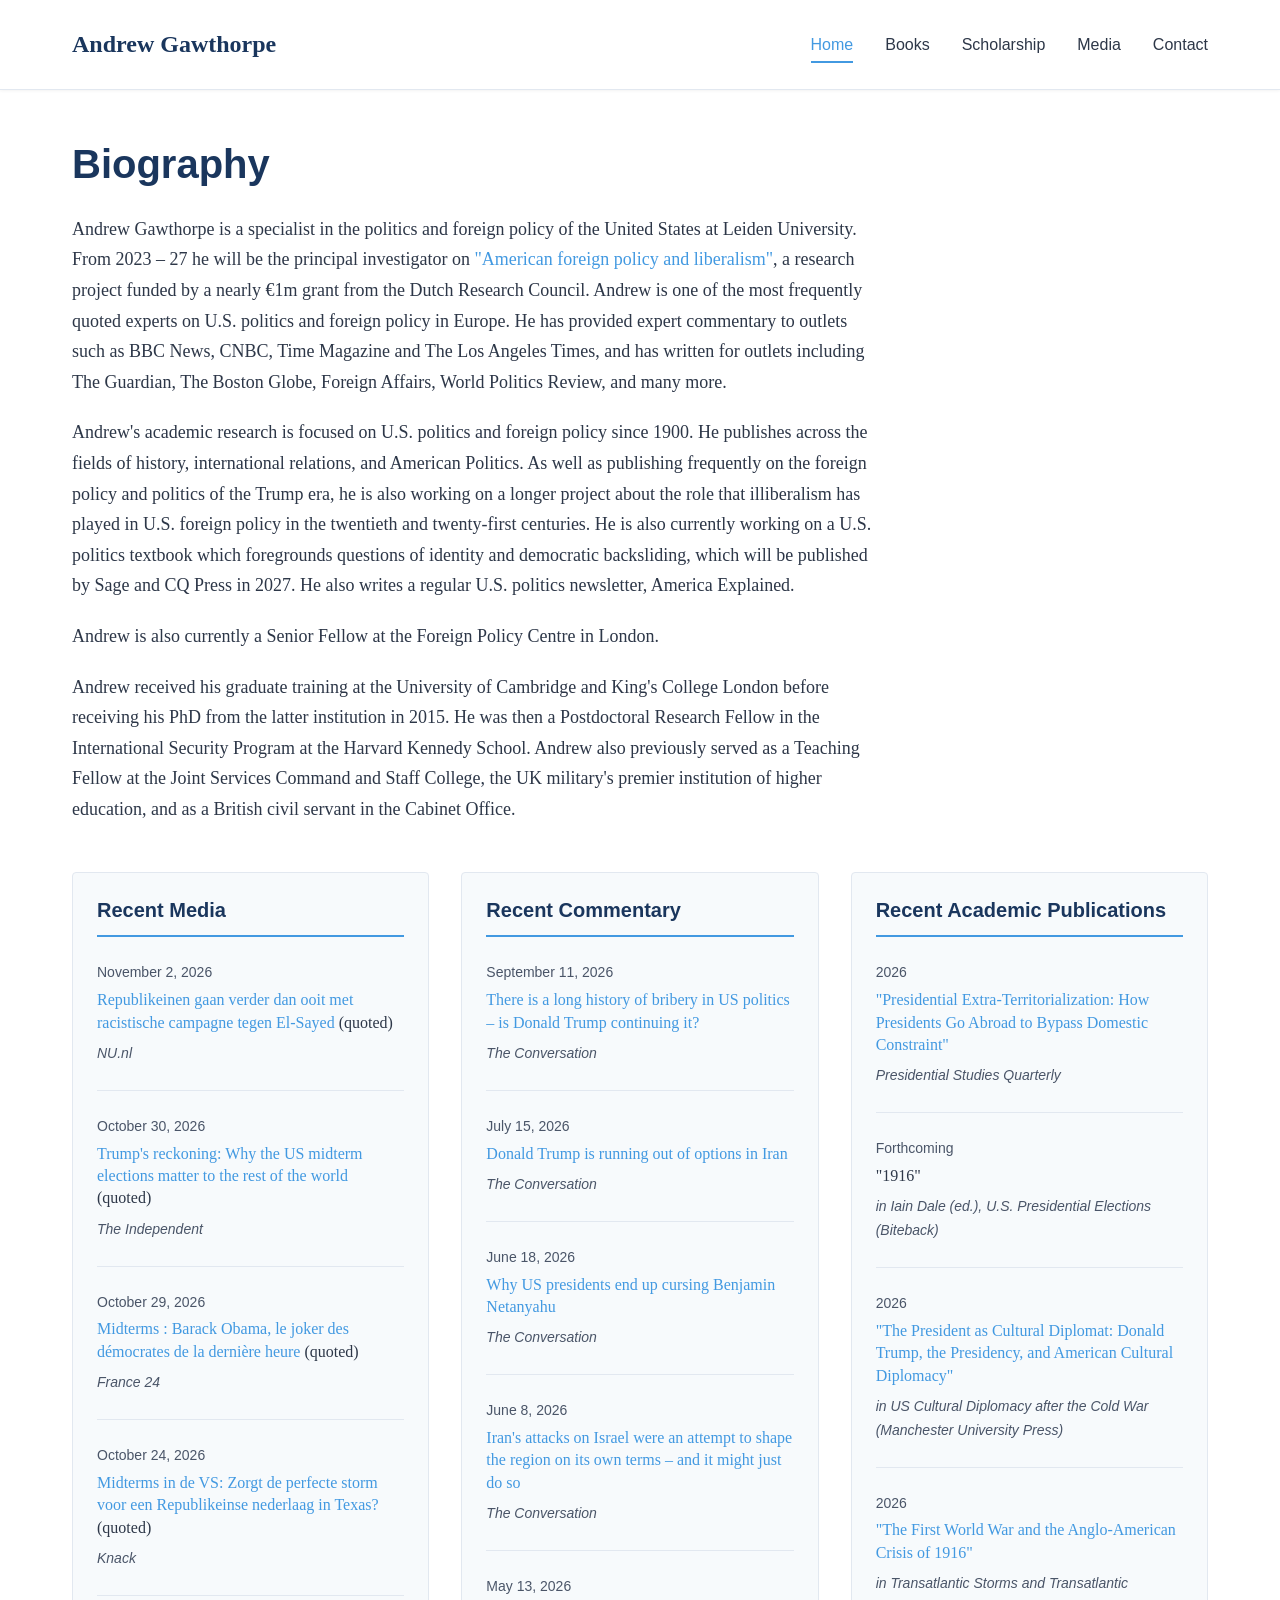
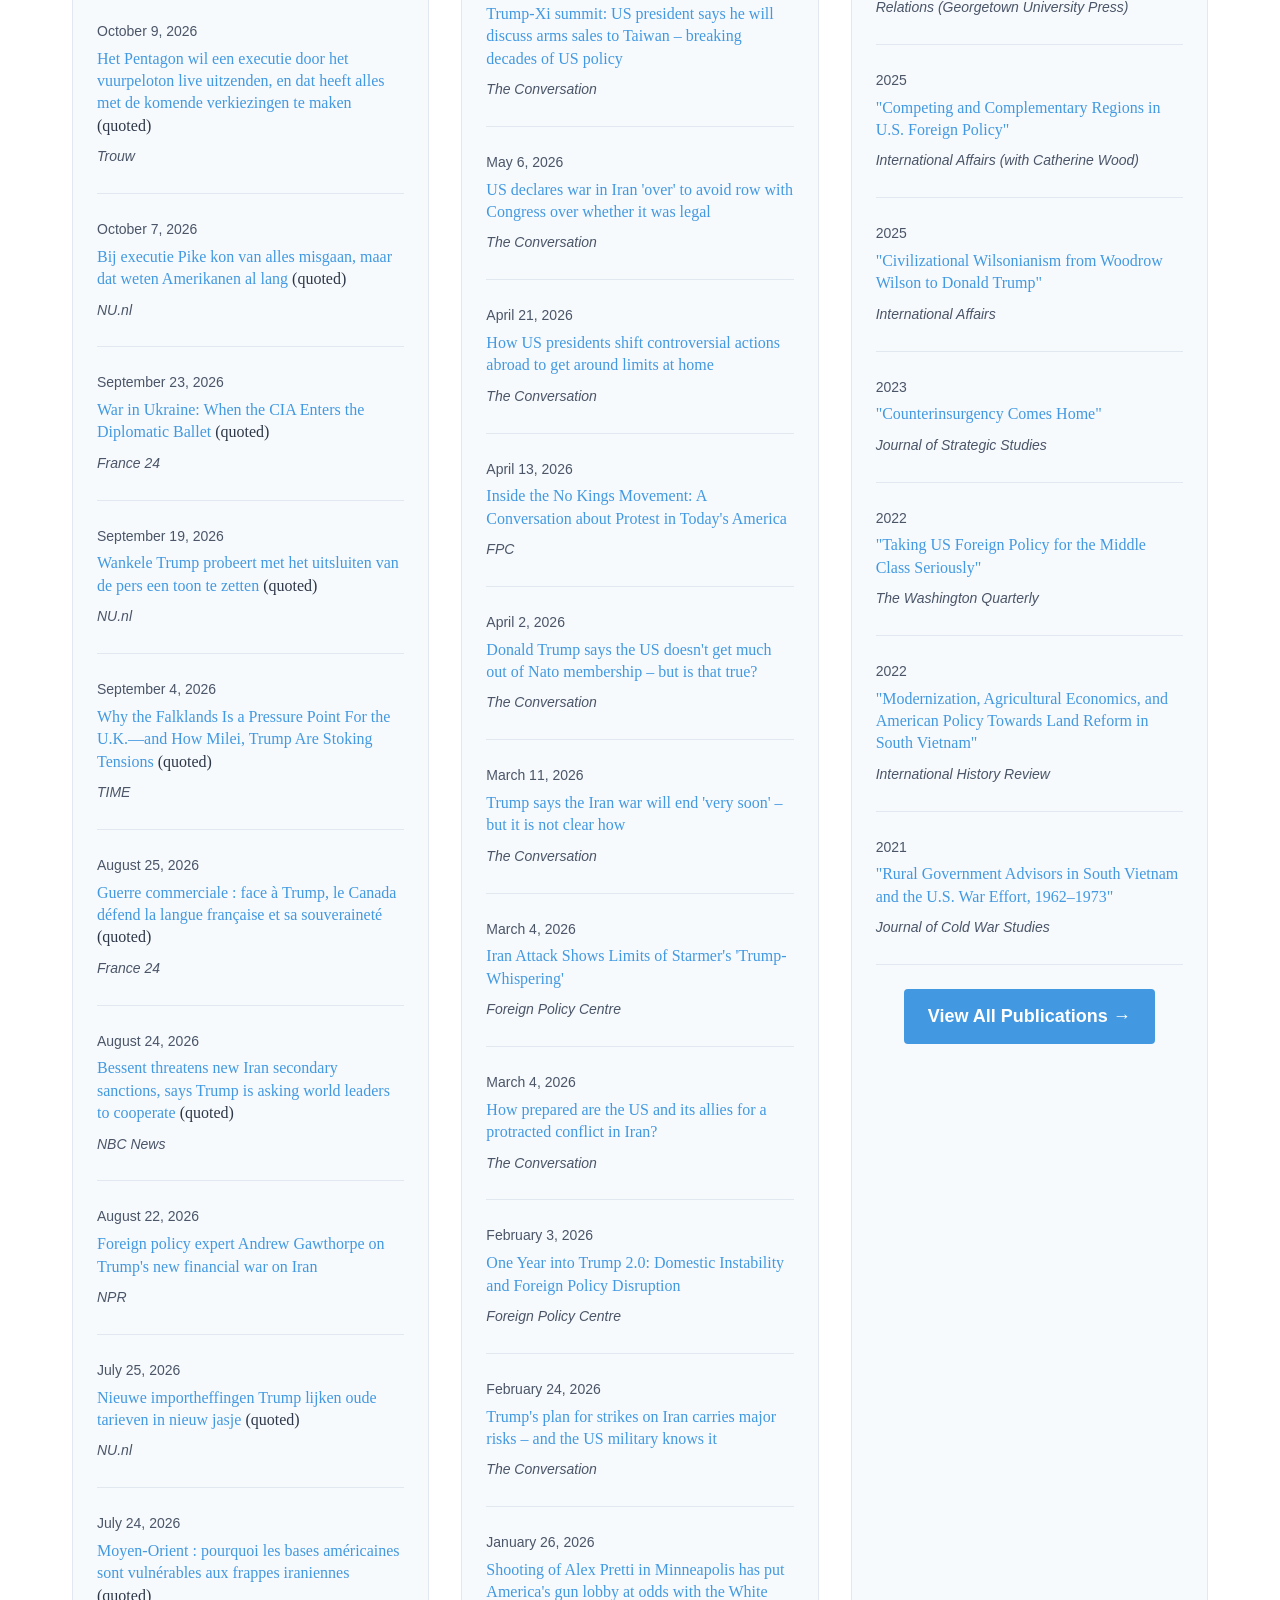
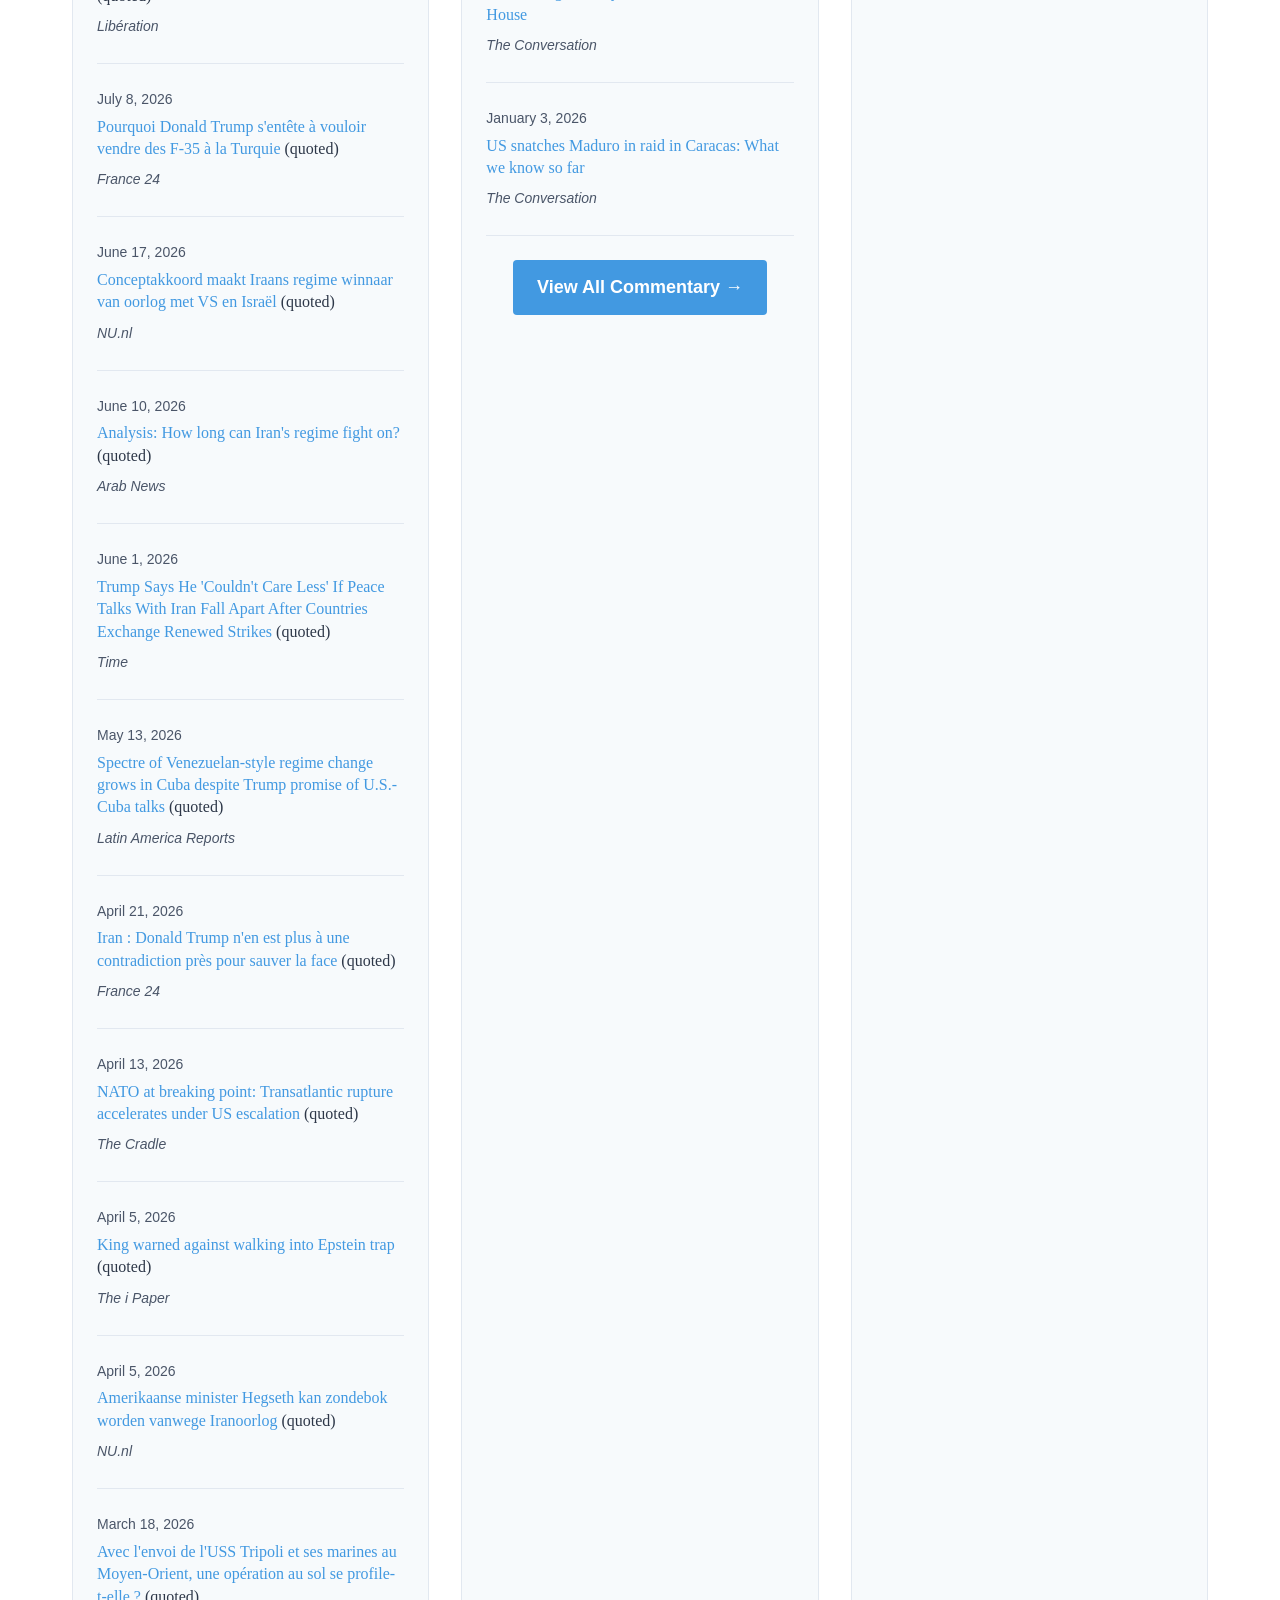
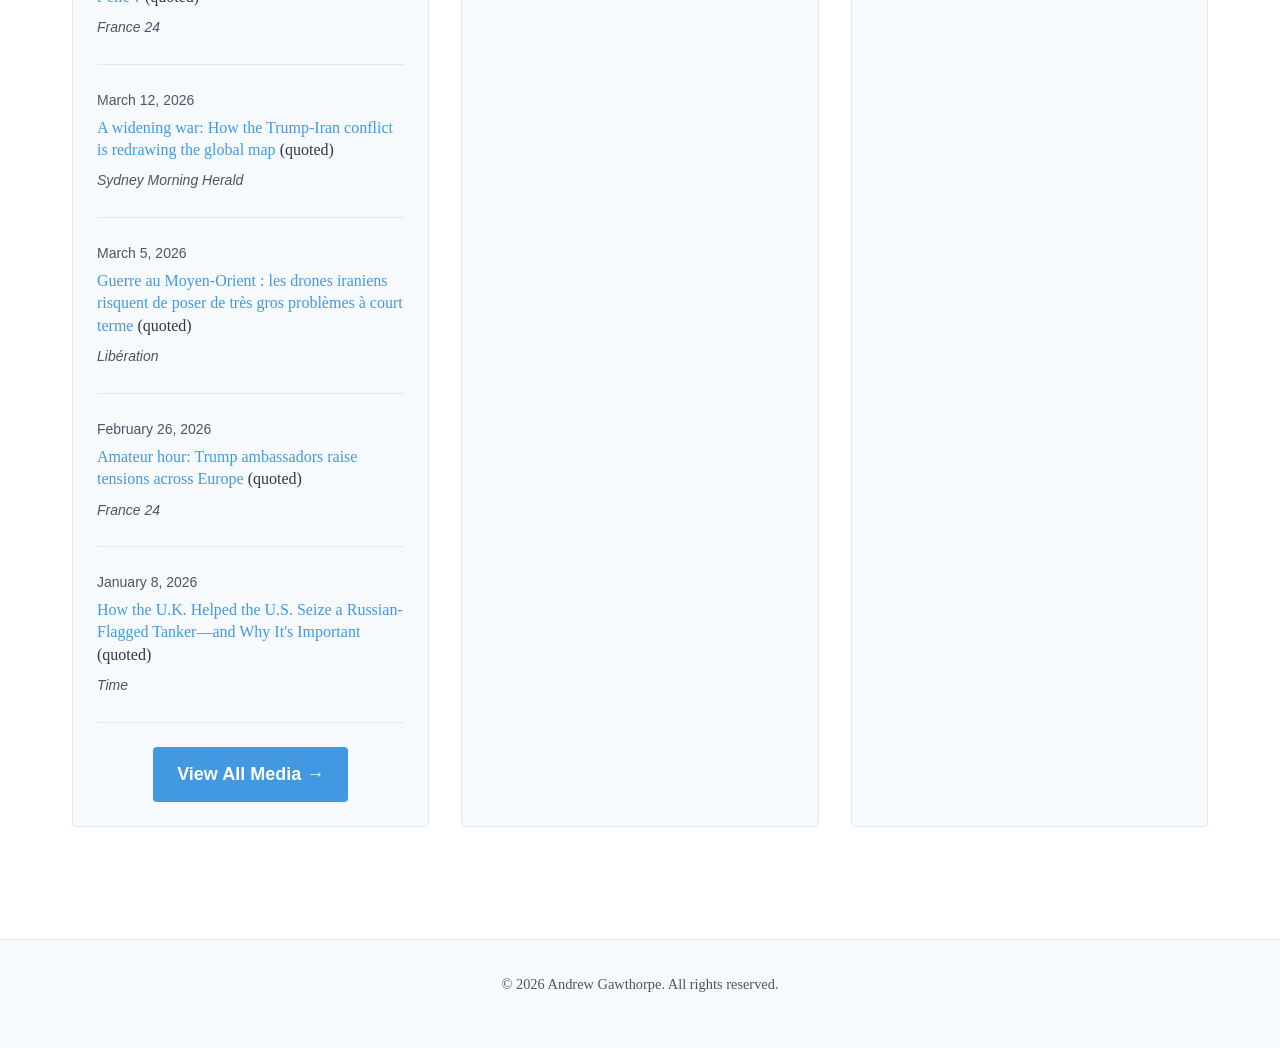
<file: index.html>
<!DOCTYPE html>
<html lang="en">
<head>
    <meta charset="UTF-8">
    <meta name="viewport" content="width=device-width, initial-scale=1.0">
    <title>Andrew Gawthorpe - Leiden University</title>
    <link rel="stylesheet" href="css/style.css">
</head>
<body>
    <header>
        <div class="header-container">
            <a href="index.html" class="site-title">Andrew Gawthorpe</a>
            <nav>
                <ul>
                    <li><a href="index.html" class="active">Home</a></li>
                    <li><a href="books.html">Books</a></li>
                    <li><a href="scholarship.html">Scholarship</a></li>
                    <li><a href="media.html">Media</a></li>
                    <li><a href="contact.html">Contact</a></li>
                </ul>
            </nav>
        </div>
    </header>

    <main>
        <div class="bio-section">
            <h1>Biography</h1>

            <p>Andrew Gawthorpe is a specialist in the politics and foreign policy of the United States at Leiden University. From 2023 – 27 he will be the principal investigator on <a href="https://uslib.org" target="_blank">"American foreign policy and liberalism"</a>, a research project funded by a nearly €1m grant from the Dutch Research Council. Andrew is one of the most frequently quoted experts on U.S. politics and foreign policy in Europe. He has provided expert commentary to outlets such as BBC News, CNBC, Time Magazine and The Los Angeles Times, and has written for outlets including The Guardian, The Boston Globe, Foreign Affairs, World Politics Review, and many more.</p>

            <p>Andrew's academic research is focused on U.S. politics and foreign policy since 1900. He publishes across the fields of history, international relations, and American Politics. As well as publishing frequently on the foreign policy and politics of the Trump era, he is also working on a longer project about the role that illiberalism has played in U.S. foreign policy in the twentieth and twenty-first centuries. He is also currently working on a U.S. politics textbook which foregrounds questions of identity and democratic backsliding, which will be published by Sage and CQ Press in 2027. He also writes a regular U.S. politics newsletter, America Explained.</p>

            <p>Andrew is also currently a Senior Fellow at the Foreign Policy Centre in London.</p>

            <p>Andrew received his graduate training at the University of Cambridge and King's College London before receiving his PhD from the latter institution in 2015. He was then a Postdoctoral Research Fellow in the International Security Program at the Harvard Kennedy School. Andrew also previously served as a Teaching Fellow at the Joint Services Command and Staff College, the UK military's premier institution of higher education, and as a British civil servant in the Cabinet Office.</p>
        </div>

        <div class="home-feeds">
            <div class="feed-column">
                <h2>Recent Media</h2>
                <div class="feed-item">
                    <div class="feed-item-date">November 2, 2026</div>
                    <div class="feed-item-title"><a href="https://www.nu.nl/verkiezingen-vs/6415230/republikeinen-gaan-verder-dan-ooit-met-racistische-campagne-tegen-el-sayed.html" target="_blank">Republikeinen gaan verder dan ooit met racistische campagne tegen El-Sayed</a> (quoted)</div>
                    <div class="feed-item-outlet">NU.nl</div>
                </div>
                <div class="feed-item">
                    <div class="feed-item-date">October 30, 2026</div>
                    <div class="feed-item-title"><a href="https://www.independent.co.uk/news/world/trump-midterms-elections-ukraine-iran-b3075493.html" target="_blank">Trump's reckoning: Why the US midterm elections matter to the rest of the world</a> (quoted)</div>
                    <div class="feed-item-outlet">The Independent</div>
                </div>
                <div class="feed-item">
                    <div class="feed-item-date">October 29, 2026</div>
                    <div class="feed-item-title"><a href="https://www.france24.com/fr/am%C3%A9riques/20261029-midterms-barack-obama-joker-des-d%C3%A9mocrates-derni%C3%A8re-heure-campagne" target="_blank">Midterms : Barack Obama, le joker des démocrates de la dernière heure</a> (quoted)</div>
                    <div class="feed-item-outlet">France 24</div>
                </div>
                <div class="feed-item">
                    <div class="feed-item-date">October 24, 2026</div>
                    <div class="feed-item-title"><a href="https://www.knack.be/nieuws/wereld/midterms-in-de-vs-zorgt-de-perfecte-storm-voor-een-republikeinse-nederlaag-in-texas/" target="_blank">Midterms in de VS: Zorgt de perfecte storm voor een Republikeinse nederlaag in Texas?</a> (quoted)</div>
                    <div class="feed-item-outlet">Knack</div>
                </div>
                <div class="feed-item">
                    <div class="feed-item-date">October 9, 2026</div>
                    <div class="feed-item-title"><a href="https://www.trouw.nl/buitenland/het-pentagon-wil-een-executie-door-het-vuurpeloton-live-uitzenden-en-dat-heeft-alles-met-de-komende-verkiezingen-te-maken~bbc0741b/" target="_blank">Het Pentagon wil een executie door het vuurpeloton live uitzenden, en dat heeft alles met de komende verkiezingen te maken</a> (quoted)</div>
                    <div class="feed-item-outlet">Trouw</div>
                </div>
                <div class="feed-item">
                    <div class="feed-item-date">October 7, 2026</div>
                    <div class="feed-item-title"><a href="https://www.nu.nl/buitenland/6412344/bij-executie-pike-kon-van-alles-misgaan-maar-dat-weten-amerikanen-al-lang.html" target="_blank">Bij executie Pike kon van alles misgaan, maar dat weten Amerikanen al lang</a> (quoted)</div>
                    <div class="feed-item-outlet">NU.nl</div>
                </div>
                <div class="feed-item">
                    <div class="feed-item-date">September 23, 2026</div>
                    <div class="feed-item-title"><a href="https://www.france24.com/fr/europe/20260923-guerre-en-ukraine-quand-la-cia-entre-diplomatique-ratcliffe-zelensky-poutine-espion" target="_blank">War in Ukraine: When the CIA Enters the Diplomatic Ballet</a> (quoted)</div>
                    <div class="feed-item-outlet">France 24</div>
                </div>
                <div class="feed-item">
                    <div class="feed-item-date">September 19, 2026</div>
                    <div class="feed-item-title"><a href="https://www.nu.nl/verkiezingen-vs/6410325/wankele-trump-probeert-met-het-uitsluiten-van-de-pers-een-toon-te-zetten.html" target="_blank">Wankele Trump probeert met het uitsluiten van de pers een toon te zetten</a> (quoted)</div>
                    <div class="feed-item-outlet">NU.nl</div>
                </div>
                <div class="feed-item">
                    <div class="feed-item-date">September 4, 2026</div>
                    <div class="feed-item-title"><a href="https://time.com/article/2026/09/04/falkland-islands-britain-argentina-sovereignty-dispute-Milei-threats-trump/" target="_blank">Why the Falklands Is a Pressure Point For the U.K.—and How Milei, Trump Are Stoking Tensions</a> (quoted)</div>
                    <div class="feed-item-outlet">TIME</div>
                </div>
                <div class="feed-item">
                    <div class="feed-item-date">August 25, 2026</div>
                    <div class="feed-item-title"><a href="https://www.france24.com/fr/am%C3%A9riques/20260825-guerre-commerciale-face-%C3%A0-trump-le-canada-d%C3%A9fend-la-langue-fran%C3%A7aise-et-sa-souverainet%C3%A9" target="_blank">Guerre commerciale : face à Trump, le Canada défend la langue française et sa souveraineté</a> (quoted)</div>
                    <div class="feed-item-outlet">France 24</div>
                </div>
                <div class="feed-item">
                    <div class="feed-item-date">August 24, 2026</div>
                    <div class="feed-item-title"><a href="https://www.nbcnews.com/business/economy/bessent-iran-sanctions-d-day-rcna594103" target="_blank">Bessent threatens new Iran secondary sanctions, says Trump is asking world leaders to cooperate</a> (quoted)</div>
                    <div class="feed-item-outlet">NBC News</div>
                </div>
                <div class="feed-item">
                    <div class="feed-item-date">August 22, 2026</div>
                    <div class="feed-item-title"><a href="https://www.npr.org/2026/08/22/nx-s1-5938072/foreign-policy-expert-andrew-gawthorpe-on-trumps-new-financial-war-on-iran" target="_blank">Foreign policy expert Andrew Gawthorpe on Trump's new financial war on Iran</a></div>
                    <div class="feed-item-outlet">NPR</div>
                </div>
                <div class="feed-item">
                    <div class="feed-item-date">July 25, 2026</div>
                    <div class="feed-item-title"><a href="https://www.nu.nl/economie/6404264/nieuwe-importheffingen-trump-lijken-oude-tarieven-in-nieuw-jasje.html" target="_blank">Nieuwe importheffingen Trump lijken oude tarieven in nieuw jasje</a> (quoted)</div>
                    <div class="feed-item-outlet">NU.nl</div>
                </div>
                <div class="feed-item">
                    <div class="feed-item-date">July 24, 2026</div>
                    <div class="feed-item-title"><a href="https://www.liberation.fr/international/moyen-orient/moyen-orient-pourquoi-les-bases-americaines-sont-vulnerables-aux-frappes-iraniennes-20260724_PMGNSRDVENHS5IVGJY74YPOIOM/" target="_blank">Moyen-Orient : pourquoi les bases américaines sont vulnérables aux frappes iraniennes</a> (quoted)</div>
                    <div class="feed-item-outlet">Libération</div>
                </div>
                <div class="feed-item">
                    <div class="feed-item-date">July 8, 2026</div>
                    <div class="feed-item-title"><a href="https://www.france24.com/fr/europe/20260708-pourquoi-donald-trump-s-ent%C3%AAte-%C3%A0-vouloir-vendre-des-f-35-%C3%A0-la-turquie" target="_blank">Pourquoi Donald Trump s'entête à vouloir vendre des F-35 à la Turquie</a> (quoted)</div>
                    <div class="feed-item-outlet">France 24</div>
                </div>
                <div class="feed-item">
                    <div class="feed-item-date">June 17, 2026</div>
                    <div class="feed-item-title"><a href="https://www.nu.nl/midden-oostenconflict/6399738/conceptakkoord-maakt-iraans-regime-winnaar-van-oorlog-met-vs-en-israel.html" target="_blank">Conceptakkoord maakt Iraans regime winnaar van oorlog met VS en Israël</a> (quoted)</div>
                    <div class="feed-item-outlet">NU.nl</div>
                </div>
                <div class="feed-item">
                    <div class="feed-item-date">June 10, 2026</div>
                    <div class="feed-item-title"><a href="https://www.arabnews.com/node/2646579/middle-east" target="_blank">Analysis: How long can Iran's regime fight on?</a> (quoted)</div>
                    <div class="feed-item-outlet">Arab News</div>
                </div>
                <div class="feed-item">
                    <div class="feed-item-date">June 1, 2026</div>
                    <div class="feed-item-title"><a href="https://time.com/article/2026/06/01/us-iran-trade-fresh-strikes-peace-talks-president-trump-warning/" target="_blank">Trump Says He 'Couldn't Care Less' If Peace Talks With Iran Fall Apart After Countries Exchange Renewed Strikes</a> (quoted)</div>
                    <div class="feed-item-outlet">Time</div>
                </div>
                <div class="feed-item">
                    <div class="feed-item-date">May 13, 2026</div>
                    <div class="feed-item-title"><a href="https://latinamericareports.com/spectre-of-venezuelan-style-regime-change-grows-in-cuba-despite-trump-promise-of-u-s-cuba-talks/14417/" target="_blank">Spectre of Venezuelan-style regime change grows in Cuba despite Trump promise of U.S.-Cuba talks</a> (quoted)</div>
                    <div class="feed-item-outlet">Latin America Reports</div>
                </div>
                <div class="feed-item">
                    <div class="feed-item-date">April 21, 2026</div>
                    <div class="feed-item-title"><a href="https://www.france24.com/fr/am%C3%A9riques/20260421-iran-donald-trump-erreur-fake-news-diplomatie-vance" target="_blank">Iran : Donald Trump n'en est plus à une contradiction près pour sauver la face</a> (quoted)</div>
                    <div class="feed-item-outlet">France 24</div>
                </div>
                <div class="feed-item">
                    <div class="feed-item-date">April 13, 2026</div>
                    <div class="feed-item-title"><a href="https://thecradle.co/articles/nato-at-breaking-point-transatlantic-rupture-accelerates-under-us-escalation" target="_blank">NATO at breaking point: Transatlantic rupture accelerates under US escalation</a> (quoted)</div>
                    <div class="feed-item-outlet">The Cradle</div>
                </div>
                <div class="feed-item">
                    <div class="feed-item-date">April 5, 2026</div>
                    <div class="feed-item-title"><a href="https://inews.co.uk/news/politics/king-warned-epstein-trap-4334187" target="_blank">King warned against walking into Epstein trap</a> (quoted)</div>
                    <div class="feed-item-outlet">The i Paper</div>
                </div>
                <div class="feed-item">
                    <div class="feed-item-date">April 5, 2026</div>
                    <div class="feed-item-title"><a href="https://www.nu.nl/verkiezingen-vs/6391495/amerikaanse-minister-hegseth-kan-zondebok-worden-vanwege-iranoorlog.html" target="_blank">Amerikaanse minister Hegseth kan zondebok worden vanwege Iranoorlog</a> (quoted)</div>
                    <div class="feed-item-outlet">NU.nl</div>
                </div>
                <div class="feed-item">
                    <div class="feed-item-date">March 18, 2026</div>
                    <div class="feed-item-title"><a href="https://www.france24.com/fr/moyen-orient/20260318-uss-tripoli-et-ses-marines-au-moyen-orient-futurs-combats-au-sol-iran-ormuz" target="_blank">Avec l'envoi de l'USS Tripoli et ses marines au Moyen-Orient, une opération au sol se profile-t-elle ?</a> (quoted)</div>
                    <div class="feed-item-outlet">France 24</div>
                </div>
                <div class="feed-item">
                    <div class="feed-item-date">March 12, 2026</div>
                    <div class="feed-item-title"><a href="https://www.smh.com.au/world/middle-east/a-widening-war-how-the-trump-iran-conflict-is-redrawing-the-global-map-20260312-p5o9va.html" target="_blank">A widening war: How the Trump-Iran conflict is redrawing the global map</a> (quoted)</div>
                    <div class="feed-item-outlet">Sydney Morning Herald</div>
                </div>
                <div class="feed-item">
                    <div class="feed-item-date">March 5, 2026</div>
                    <div class="feed-item-title"><a href="https://www.liberation.fr/international/moyen-orient/guerre-au-moyen-orient-les-drones-iraniens-risquent-de-poser-de-tres-gros-problemes-a-court-terme-20260305_HSPMLJK7SRH6XMRLCNXUIA77GM/" target="_blank">Guerre au Moyen-Orient : les drones iraniens risquent de poser de très gros problèmes à court terme</a> (quoted)</div>
                    <div class="feed-item-outlet">Libération</div>
                </div>
                <div class="feed-item">
                    <div class="feed-item-date">February 26, 2026</div>
                    <div class="feed-item-title"><a href="https://www.france24.com/en/europe/20260226-amateur-hour-trump-ambassadors-stir-tensions-across-europe" target="_blank">Amateur hour: Trump ambassadors raise tensions across Europe</a> (quoted)</div>
                    <div class="feed-item-outlet">France 24</div>
                </div>
                <div class="feed-item">
                    <div class="feed-item-date">January 8, 2026</div>
                    <div class="feed-item-title"><a href="https://time.com/7344656/united-kingdom-helped-united-states-trump-seize-oil-tankers/" target="_blank">How the U.K. Helped the U.S. Seize a Russian-Flagged Tanker—and Why It's Important</a> (quoted)</div>
                    <div class="feed-item-outlet">Time</div>
                </div>
                <div style="margin-top: 1.5rem; text-align: center;">
                    <a href="media.html" class="btn">View All Media →</a>
                </div>
            </div>

            <div class="feed-column">
                <h2>Recent Commentary</h2>
                <div class="feed-item">
                    <div class="feed-item-date">September 11, 2026</div>
                    <div class="feed-item-title"><a href="https://theconversation.com/there-is-a-long-history-of-bribery-in-us-politics-is-donald-trump-continuing-it-291699" target="_blank">There is a long history of bribery in US politics – is Donald Trump continuing it?</a></div>
                    <div class="feed-item-outlet">The Conversation</div>
                </div>
                <div class="feed-item">
                    <div class="feed-item-date">July 15, 2026</div>
                    <div class="feed-item-title"><a href="https://theconversation.com/donald-trump-is-running-out-of-options-in-iran-287525" target="_blank">Donald Trump is running out of options in Iran</a></div>
                    <div class="feed-item-outlet">The Conversation</div>
                </div>
                <div class="feed-item">
                    <div class="feed-item-date">June 18, 2026</div>
                    <div class="feed-item-title"><a href="https://theconversation.com/why-us-presidents-end-up-cursing-benjamin-netanyahu-285285" target="_blank">Why US presidents end up cursing Benjamin Netanyahu</a></div>
                    <div class="feed-item-outlet">The Conversation</div>
                </div>
                <div class="feed-item">
                    <div class="feed-item-date">June 8, 2026</div>
                    <div class="feed-item-title"><a href="https://theconversation.com/irans-attacks-on-israel-were-an-attempt-to-shape-the-region-on-its-own-terms-and-it-might-just-do-so-284742" target="_blank">Iran's attacks on Israel were an attempt to shape the region on its own terms – and it might just do so</a></div>
                    <div class="feed-item-outlet">The Conversation</div>
                </div>
                <div class="feed-item">
                    <div class="feed-item-date">May 13, 2026</div>
                    <div class="feed-item-title"><a href="https://theconversation.com/trump-xi-summit-us-president-says-he-will-discuss-arms-sales-to-taiwan-breaking-decades-of-us-policy-282894" target="_blank">Trump‑Xi summit: US president says he will discuss arms sales to Taiwan – breaking decades of US policy</a></div>
                    <div class="feed-item-outlet">The Conversation</div>
                </div>
                <div class="feed-item">
                    <div class="feed-item-date">May 6, 2026</div>
                    <div class="feed-item-title"><a href="https://theconversation.com/us-declares-war-in-iran-over-to-avoid-row-with-congress-over-whether-it-was-legal-282159" target="_blank">US declares war in Iran 'over' to avoid row with Congress over whether it was legal</a></div>
                    <div class="feed-item-outlet">The Conversation</div>
                </div>
                <div class="feed-item">
                    <div class="feed-item-date">April 21, 2026</div>
                    <div class="feed-item-title"><a href="https://theconversation.com/how-us-presidents-shift-controversial-actions-abroad-to-get-around-limits-at-home-280769" target="_blank">How US presidents shift controversial actions abroad to get around limits at home</a></div>
                    <div class="feed-item-outlet">The Conversation</div>
                </div>
                <div class="feed-item">
                    <div class="feed-item-date">April 13, 2026</div>
                    <div class="feed-item-title"><a href="https://fpc.org.uk/inside-the-no-kings-movement-a-conversation-about-protest-in-todays-america/" target="_blank">Inside the No Kings Movement: A Conversation about Protest in Today's America</a></div>
                    <div class="feed-item-outlet">FPC</div>
                </div>
                <div class="feed-item">
                    <div class="feed-item-date">April 2, 2026</div>
                    <div class="feed-item-title"><a href="https://theconversation.com/donald-trump-says-the-us-doesnt-get-much-out-of-nato-membership-but-is-that-true-279798" target="_blank">Donald Trump says the US doesn't get much out of Nato membership – but is that true?</a></div>
                    <div class="feed-item-outlet">The Conversation</div>
                </div>
                <div class="feed-item">
                    <div class="feed-item-date">March 11, 2026</div>
                    <div class="feed-item-title"><a href="https://theconversation.com/trump-says-the-iran-war-will-end-very-soon-but-it-is-not-clear-how-278036" target="_blank">Trump says the Iran war will end 'very soon' – but it is not clear how</a></div>
                    <div class="feed-item-outlet">The Conversation</div>
                </div>
                <div class="feed-item">
                    <div class="feed-item-date">March 4, 2026</div>
                    <div class="feed-item-title"><a href="https://fpc.org.uk/op-ed-iran-attack-shows-limits-of-starmers-trump-whispering/" target="_blank">Iran Attack Shows Limits of Starmer's 'Trump-Whispering'</a></div>
                    <div class="feed-item-outlet">Foreign Policy Centre</div>
                </div>
                <div class="feed-item">
                    <div class="feed-item-date">March 4, 2026</div>
                    <div class="feed-item-title"><a href="https://theconversation.com/how-prepared-are-the-us-and-its-allies-for-a-protracted-conflict-in-iran-277454" target="_blank">How prepared are the US and its allies for a protracted conflict in Iran?</a></div>
                    <div class="feed-item-outlet">The Conversation</div>
                </div>
                <div class="feed-item">
                    <div class="feed-item-date">February 3, 2026</div>
                    <div class="feed-item-title"><a href="https://fpc.org.uk/op-ed-one-year-into-trump-2-0-domestic-instability-and-foreign-policy-disruption/" target="_blank">One Year into Trump 2.0: Domestic Instability and Foreign Policy Disruption</a></div>
                    <div class="feed-item-outlet">Foreign Policy Centre</div>
                </div>
                <div class="feed-item">
                    <div class="feed-item-date">February 24, 2026</div>
                    <div class="feed-item-title"><a href="https://theconversation.com/trumps-plan-for-strikes-on-iran-carries-major-risks-and-the-us-military-knows-it-276775" target="_blank">Trump's plan for strikes on Iran carries major risks – and the US military knows it</a></div>
                    <div class="feed-item-outlet">The Conversation</div>
                </div>
                <div class="feed-item">
                    <div class="feed-item-date">January 26, 2026</div>
                    <div class="feed-item-title"><a href="https://theconversation.com/shooting-of-alex-pretti-in-minneapolis-has-put-americas-gun-lobby-at-odds-with-the-white-house-274343" target="_blank">Shooting of Alex Pretti in Minneapolis has put America's gun lobby at odds with the White House</a></div>
                    <div class="feed-item-outlet">The Conversation</div>
                </div>
                <div class="feed-item">
                    <div class="feed-item-date">January 3, 2026</div>
                    <div class="feed-item-title"><a href="https://theconversation.com/us-snatches-maduro-in-raid-on-caracas-what-we-know-so-far-272660" target="_blank">US snatches Maduro in raid in Caracas: What we know so far</a></div>
                    <div class="feed-item-outlet">The Conversation</div>
                </div>
                <div style="margin-top: 1.5rem; text-align: center;">
                    <a href="media.html" class="btn">View All Commentary →</a>
                </div>
            </div>

            <div class="feed-column">
                <h2>Recent Academic Publications</h2>
                <div class="feed-item">
                    <div class="feed-item-date">2026</div>
                    <div class="feed-item-title"><a href="https://doi.org/10.1111/psq.70043" target="_blank">"Presidential Extra-Territorialization: How Presidents Go Abroad to Bypass Domestic Constraint"</a></div>
                    <div class="feed-item-outlet">Presidential Studies Quarterly</div>
                </div>
                <div class="feed-item">
                    <div class="feed-item-date">Forthcoming</div>
                    <div class="feed-item-title">"1916"</div>
                    <div class="feed-item-outlet">in Iain Dale (ed.), U.S. Presidential Elections (Biteback)</div>
                </div>
                <div class="feed-item">
                    <div class="feed-item-date">2026</div>
                    <div class="feed-item-title"><a href="https://manchesteruniversitypress.co.uk/9781526188397/" target="_blank">"The President as Cultural Diplomat: Donald Trump, the Presidency, and American Cultural Diplomacy"</a></div>
                    <div class="feed-item-outlet">in US Cultural Diplomacy after the Cold War (Manchester University Press)</div>
                </div>
                <div class="feed-item">
                    <div class="feed-item-date">2026</div>
                    <div class="feed-item-title"><a href="https://press.georgetown.edu/Book/Transatlantic-Storms-in-Anglo-American-Relations" target="_blank">"The First World War and the Anglo-American Crisis of 1916"</a></div>
                    <div class="feed-item-outlet">in Transatlantic Storms and Transatlantic Relations (Georgetown University Press)</div>
                </div>
                <div class="feed-item">
                    <div class="feed-item-date">2025</div>
                    <div class="feed-item-title"><a href="https://doi.org/10.1093/ia/iiaf106" target="_blank">"Competing and Complementary Regions in U.S. Foreign Policy"</a></div>
                    <div class="feed-item-outlet">International Affairs (with Catherine Wood)</div>
                </div>
                <div class="feed-item">
                    <div class="feed-item-date">2025</div>
                    <div class="feed-item-title"><a href="https://academic.oup.com/ia/article/101/1/177/7942165" target="_blank">"Civilizational Wilsonianism from Woodrow Wilson to Donald Trump"</a></div>
                    <div class="feed-item-outlet">International Affairs</div>
                </div>
                <div class="feed-item">
                    <div class="feed-item-date">2023</div>
                    <div class="feed-item-title"><a href="https://www.tandfonline.com/doi/abs/10.1080/01402390.2022.2146095?journalCode=fjss20" target="_blank">"Counterinsurgency Comes Home"</a></div>
                    <div class="feed-item-outlet">Journal of Strategic Studies</div>
                </div>
                <div class="feed-item">
                    <div class="feed-item-date">2022</div>
                    <div class="feed-item-title"><a href="https://www.tandfonline.com/doi/full/10.1080/0163660X.2022.2059143" target="_blank">"Taking US Foreign Policy for the Middle Class Seriously"</a></div>
                    <div class="feed-item-outlet">The Washington Quarterly</div>
                </div>
                <div class="feed-item">
                    <div class="feed-item-date">2022</div>
                    <div class="feed-item-title"><a href="https://www.tandfonline.com/doi/full/10.1080/07075332.2021.1953108" target="_blank">"Modernization, Agricultural Economics, and American Policy Towards Land Reform in South Vietnam"</a></div>
                    <div class="feed-item-outlet">International History Review</div>
                </div>
                <div class="feed-item">
                    <div class="feed-item-date">2021</div>
                    <div class="feed-item-title"><a href="https://direct.mit.edu/jcws/article/23/1/196/100485/Rural-Government-Advisers-in-South-Vietnam-and-the" target="_blank">"Rural Government Advisors in South Vietnam and the U.S. War Effort, 1962–1973"</a></div>
                    <div class="feed-item-outlet">Journal of Cold War Studies</div>
                </div>
                <div style="margin-top: 1.5rem; text-align: center;">
                    <a href="scholarship.html" class="btn">View All Publications →</a>
                </div>
            </div>
        </div>
    </main>

    <footer>
        <p>&copy; 2026 Andrew Gawthorpe. All rights reserved.</p>
    </footer>
</body>
</html>
</file>
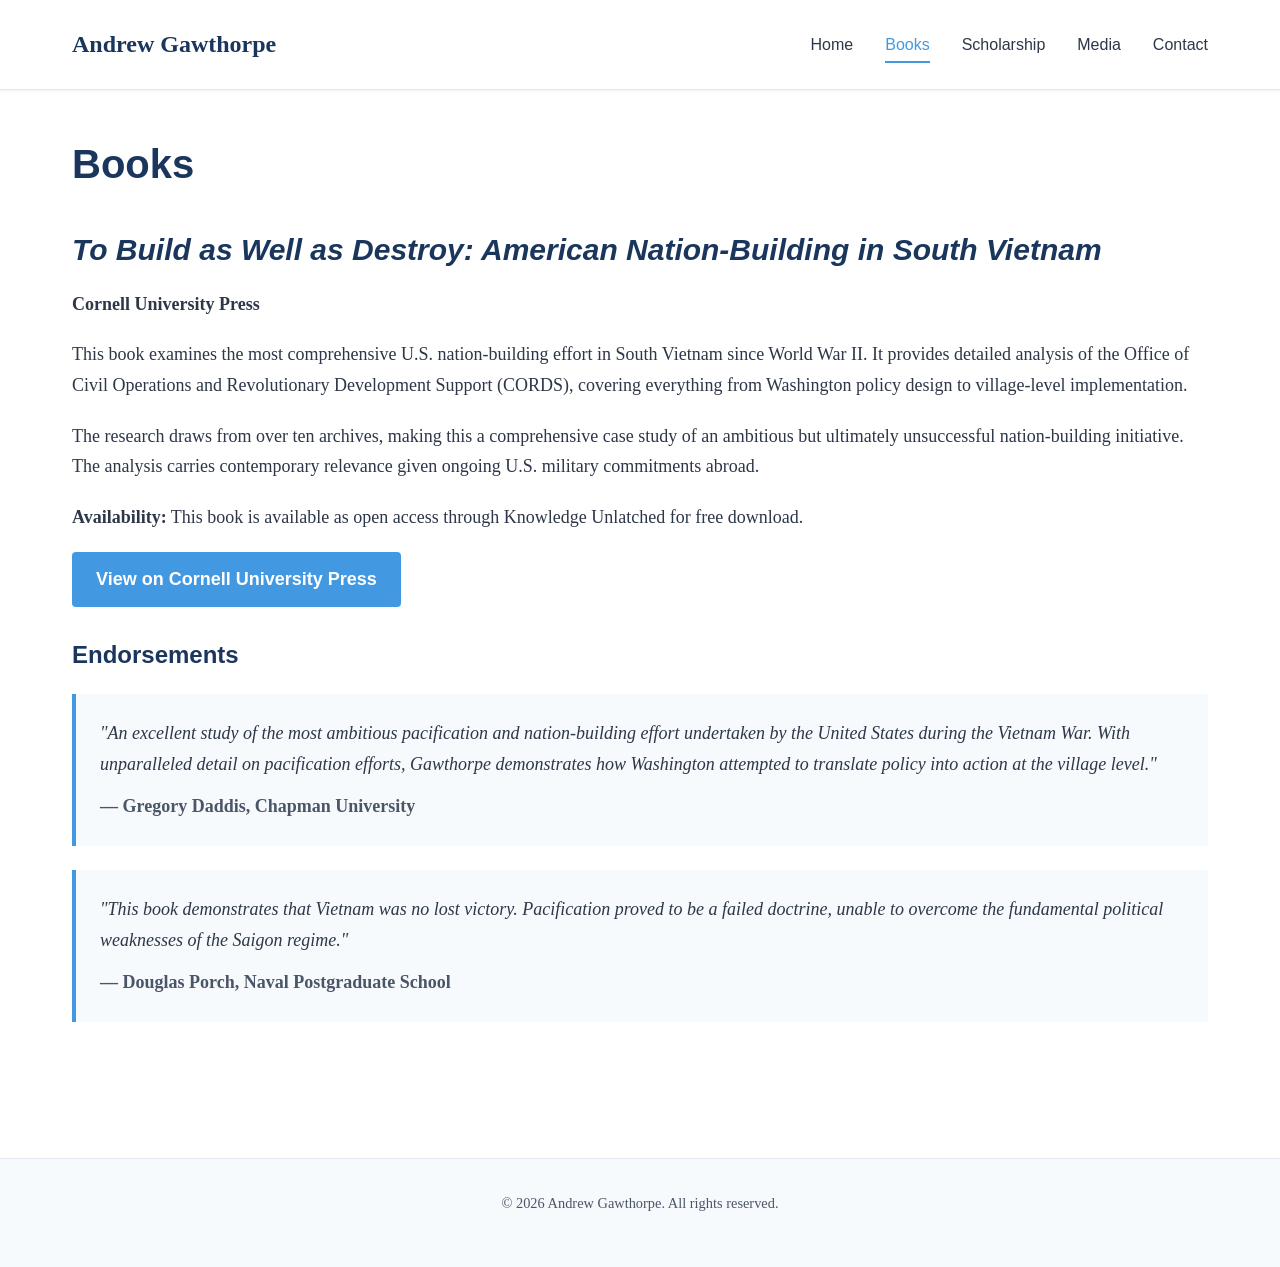
<file: books.html>
<!DOCTYPE html>
<html lang="en">
<head>
    <meta charset="UTF-8">
    <meta name="viewport" content="width=device-width, initial-scale=1.0">
    <title>Books - Andrew Gawthorpe</title>
    <link rel="stylesheet" href="css/style.css">
</head>
<body>
    <header>
        <div class="header-container">
            <a href="index.html" class="site-title">Andrew Gawthorpe</a>
            <nav>
                <ul>
                    <li><a href="index.html">Home</a></li>
                    <li><a href="books.html" class="active">Books</a></li>
                    <li><a href="scholarship.html">Scholarship</a></li>
                    <li><a href="media.html">Media</a></li>
                    <li><a href="contact.html">Contact</a></li>
                </ul>
            </nav>
        </div>
    </header>

    <main>
        <h1>Books</h1>

        <h2><em>To Build as Well as Destroy: American Nation-Building in South Vietnam</em></h2>
        <p><strong>Cornell University Press</strong></p>

        <p>This book examines the most comprehensive U.S. nation-building effort in South Vietnam since World War II. It provides detailed analysis of the Office of Civil Operations and Revolutionary Development Support (CORDS), covering everything from Washington policy design to village-level implementation.</p>

        <p>The research draws from over ten archives, making this a comprehensive case study of an ambitious but ultimately unsuccessful nation-building initiative. The analysis carries contemporary relevance given ongoing U.S. military commitments abroad.</p>

        <p><strong>Availability:</strong> This book is available as open access through Knowledge Unlatched for free download.</p>

        <p><a href="https://www.cornellpress.cornell.edu/book/9781501749025/to-build-as-well-as-destroy/" class="btn">View on Cornell University Press</a></p>

        <h3>Endorsements</h3>

        <div class="book-endorsement">
            "An excellent study of the most ambitious pacification and nation-building effort undertaken by the United States during the Vietnam War. With unparalleled detail on pacification efforts, Gawthorpe demonstrates how Washington attempted to translate policy into action at the village level."
            <span class="endorsement-author">— Gregory Daddis, Chapman University</span>
        </div>

        <div class="book-endorsement">
            "This book demonstrates that Vietnam was no lost victory. Pacification proved to be a failed doctrine, unable to overcome the fundamental political weaknesses of the Saigon regime."
            <span class="endorsement-author">— Douglas Porch, Naval Postgraduate School</span>
        </div>
    </main>

    <footer>
        <p>&copy; 2026 Andrew Gawthorpe. All rights reserved.</p>
    </footer>
</body>
</html>
</file>
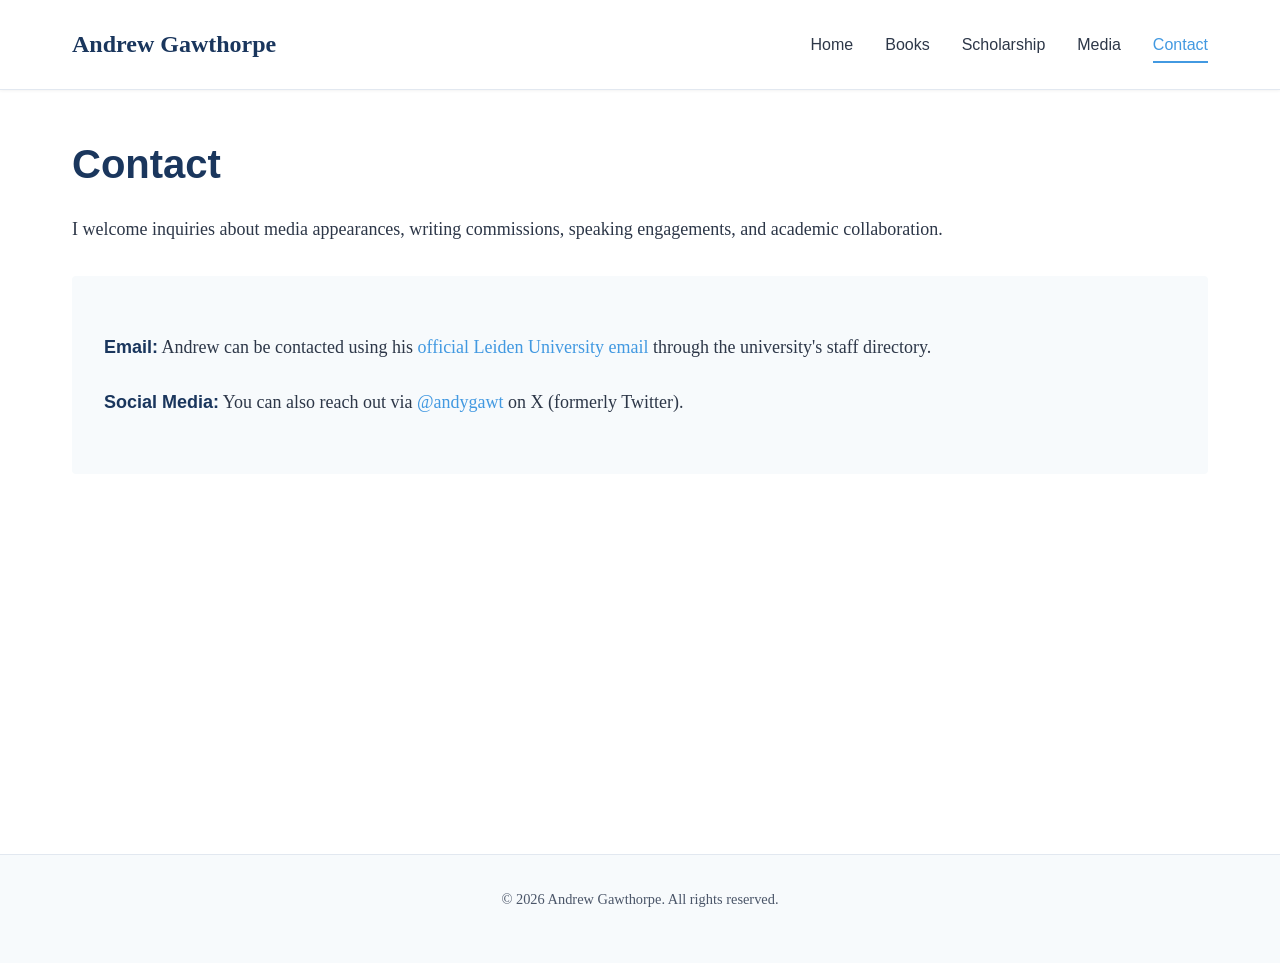
<file: contact.html>
<!DOCTYPE html>
<html lang="en">
<head>
    <meta charset="UTF-8">
    <meta name="viewport" content="width=device-width, initial-scale=1.0">
    <title>Contact - Andrew Gawthorpe</title>
    <link rel="stylesheet" href="css/style.css">
</head>
<body>
    <header>
        <div class="header-container">
            <a href="index.html" class="site-title">Andrew Gawthorpe</a>
            <nav>
                <ul>
                    <li><a href="index.html">Home</a></li>
                    <li><a href="books.html">Books</a></li>
                    <li><a href="scholarship.html">Scholarship</a></li>
                    <li><a href="media.html">Media</a></li>
                    <li><a href="contact.html" class="active">Contact</a></li>
                </ul>
            </nav>
        </div>
    </header>

    <main>
        <h1>Contact</h1>

        <p>I welcome inquiries about media appearances, writing commissions, speaking engagements, and academic collaboration.</p>

        <div class="contact-methods">
            <div class="contact-method">
                <strong>Email:</strong> Andrew can be contacted using his <a href="https://www.universiteitleiden.nl/en/staffmembers/andrew-gawthorpe">official Leiden University email</a> through the university's staff directory.
            </div>

            <div class="contact-method">
                <strong>Social Media:</strong> You can also reach out via <a href="https://twitter.com/andygawt">@andygawt</a> on X (formerly Twitter).
            </div>
        </div>
    </main>

    <footer>
        <p>&copy; 2026 Andrew Gawthorpe. All rights reserved.</p>
    </footer>
</body>
</html>
</file>
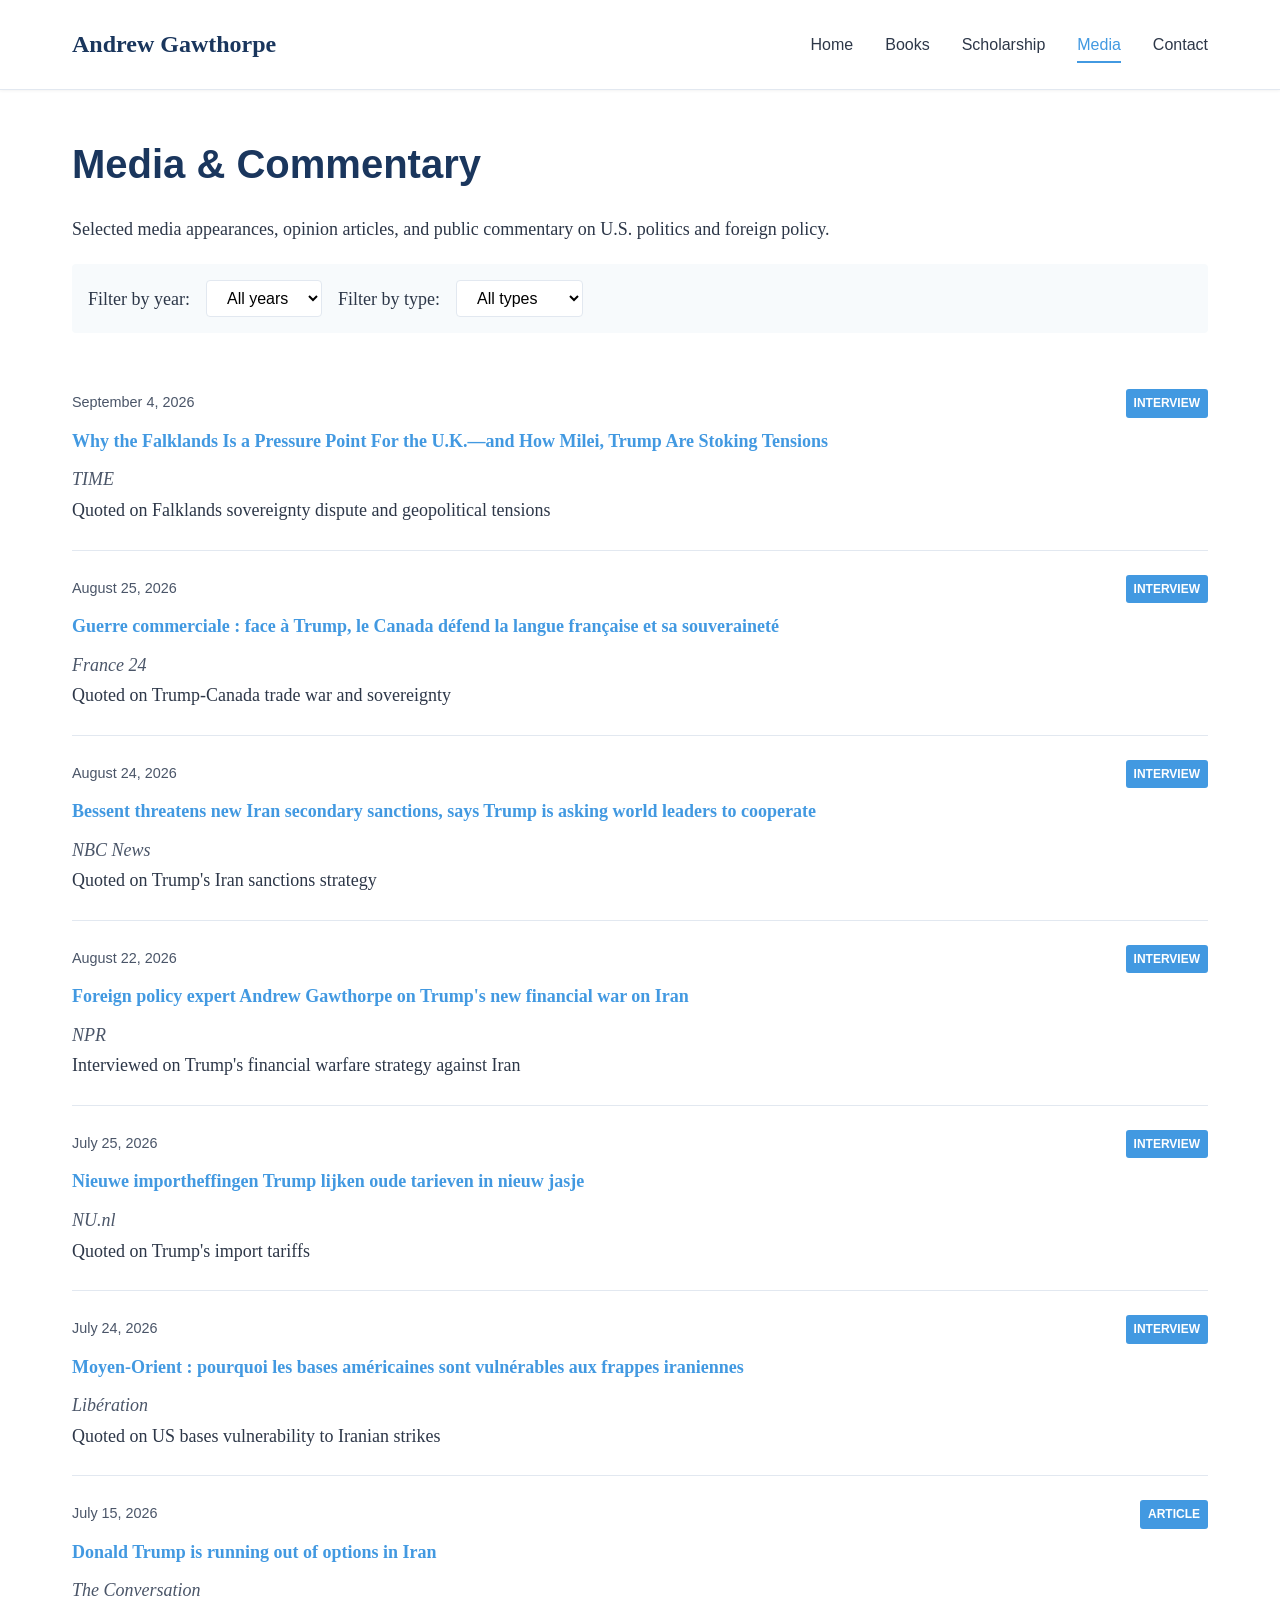
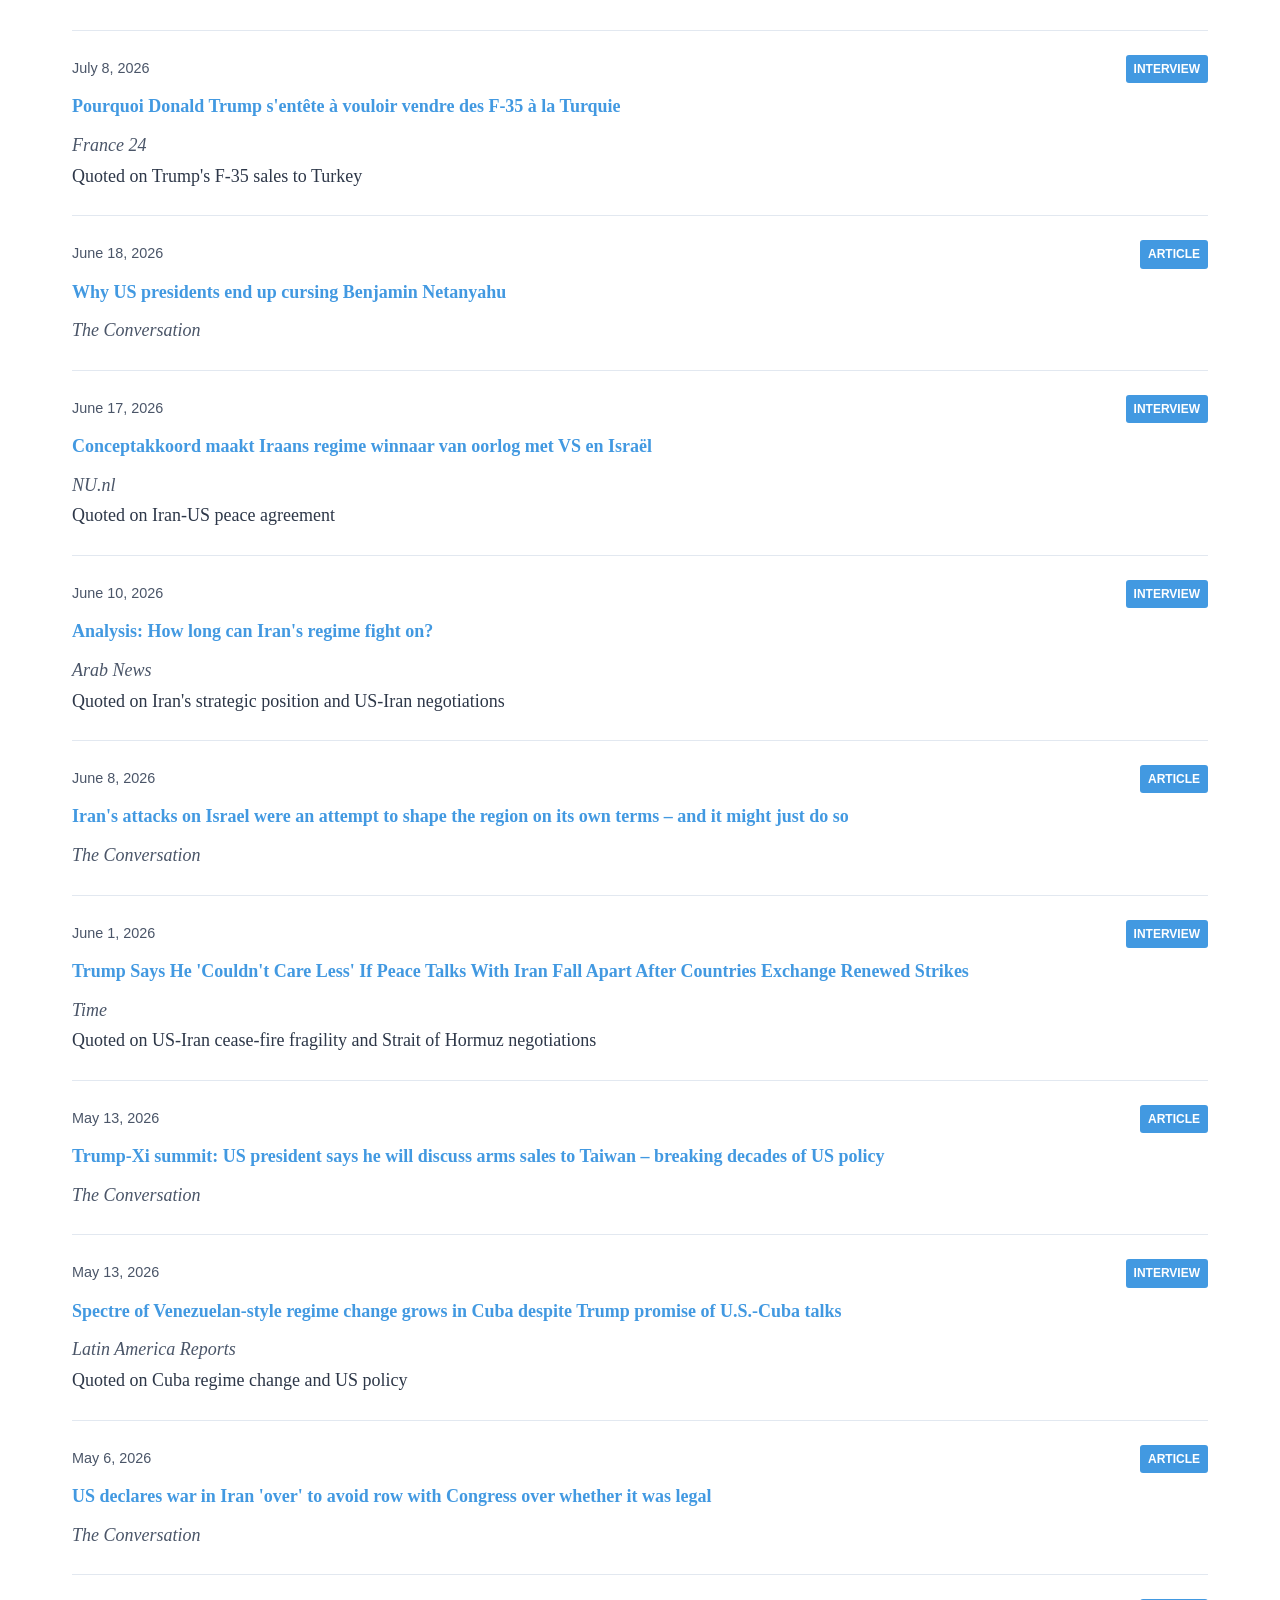
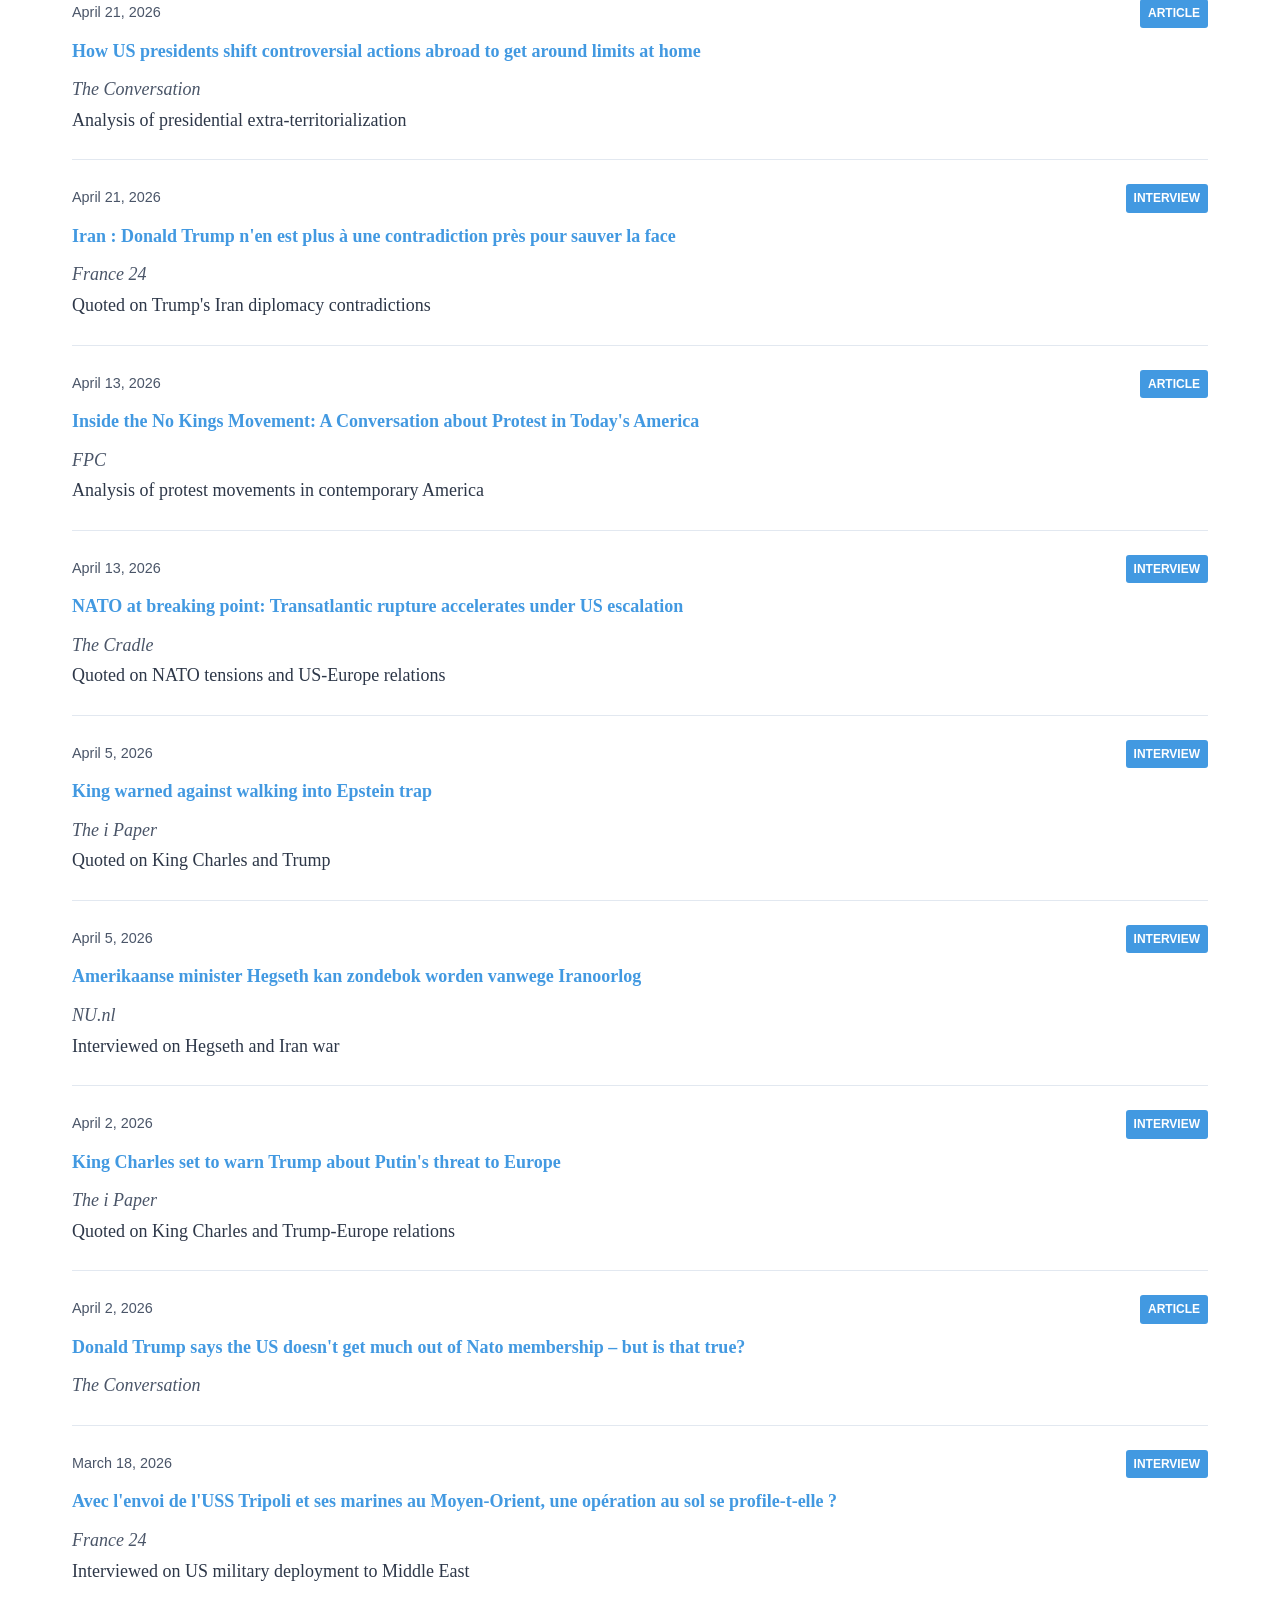
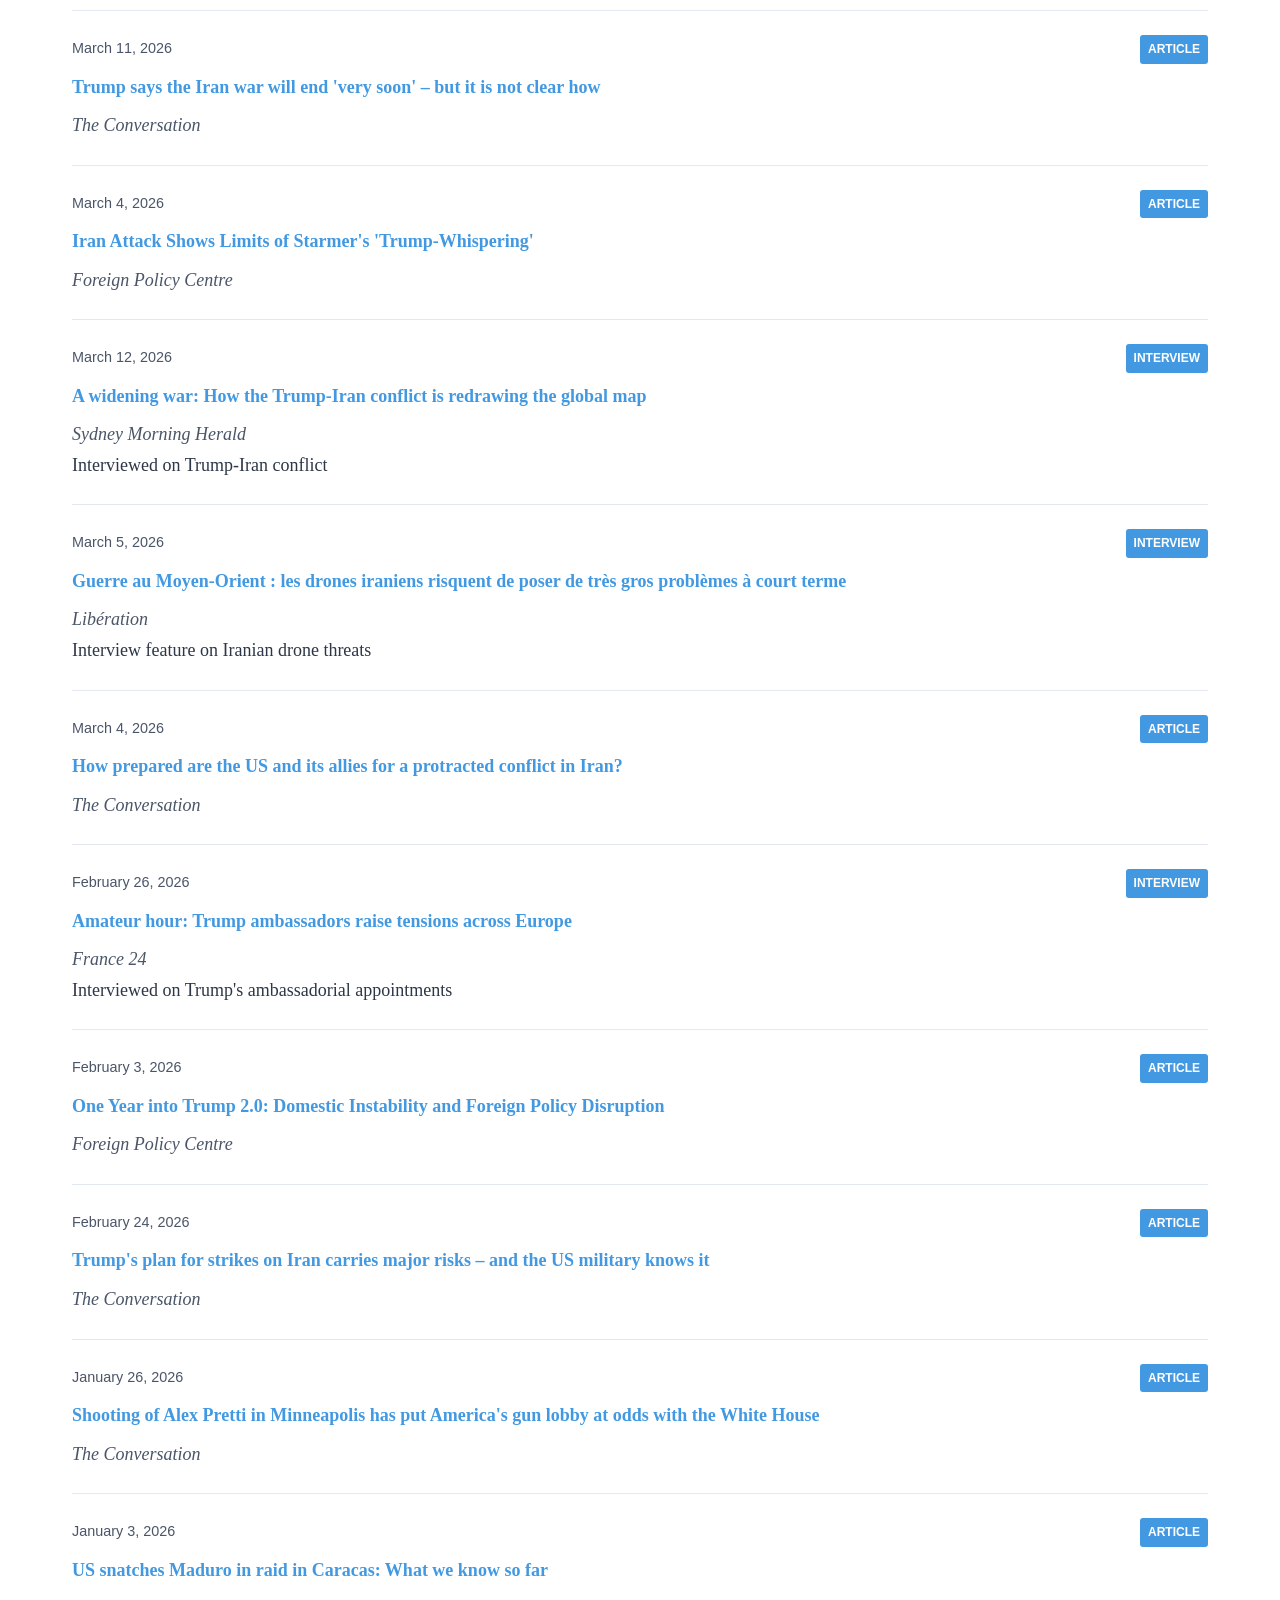
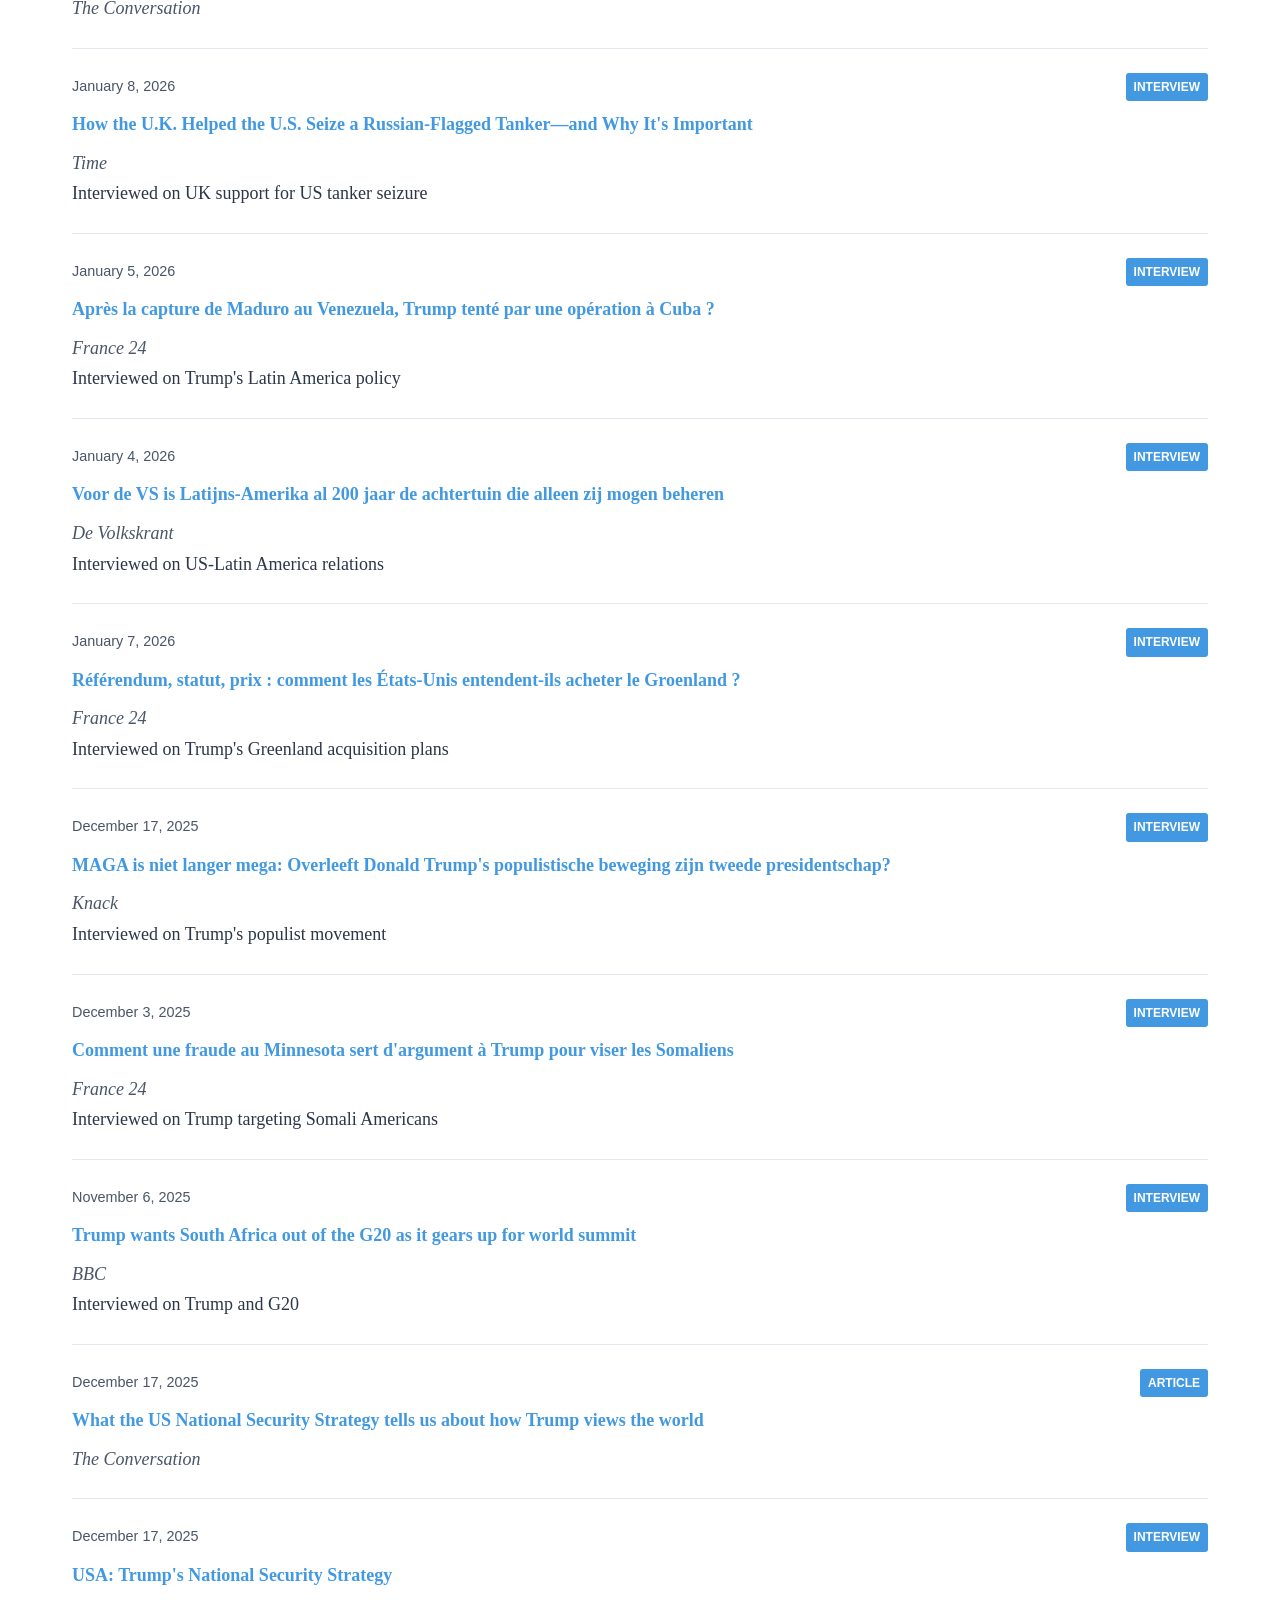
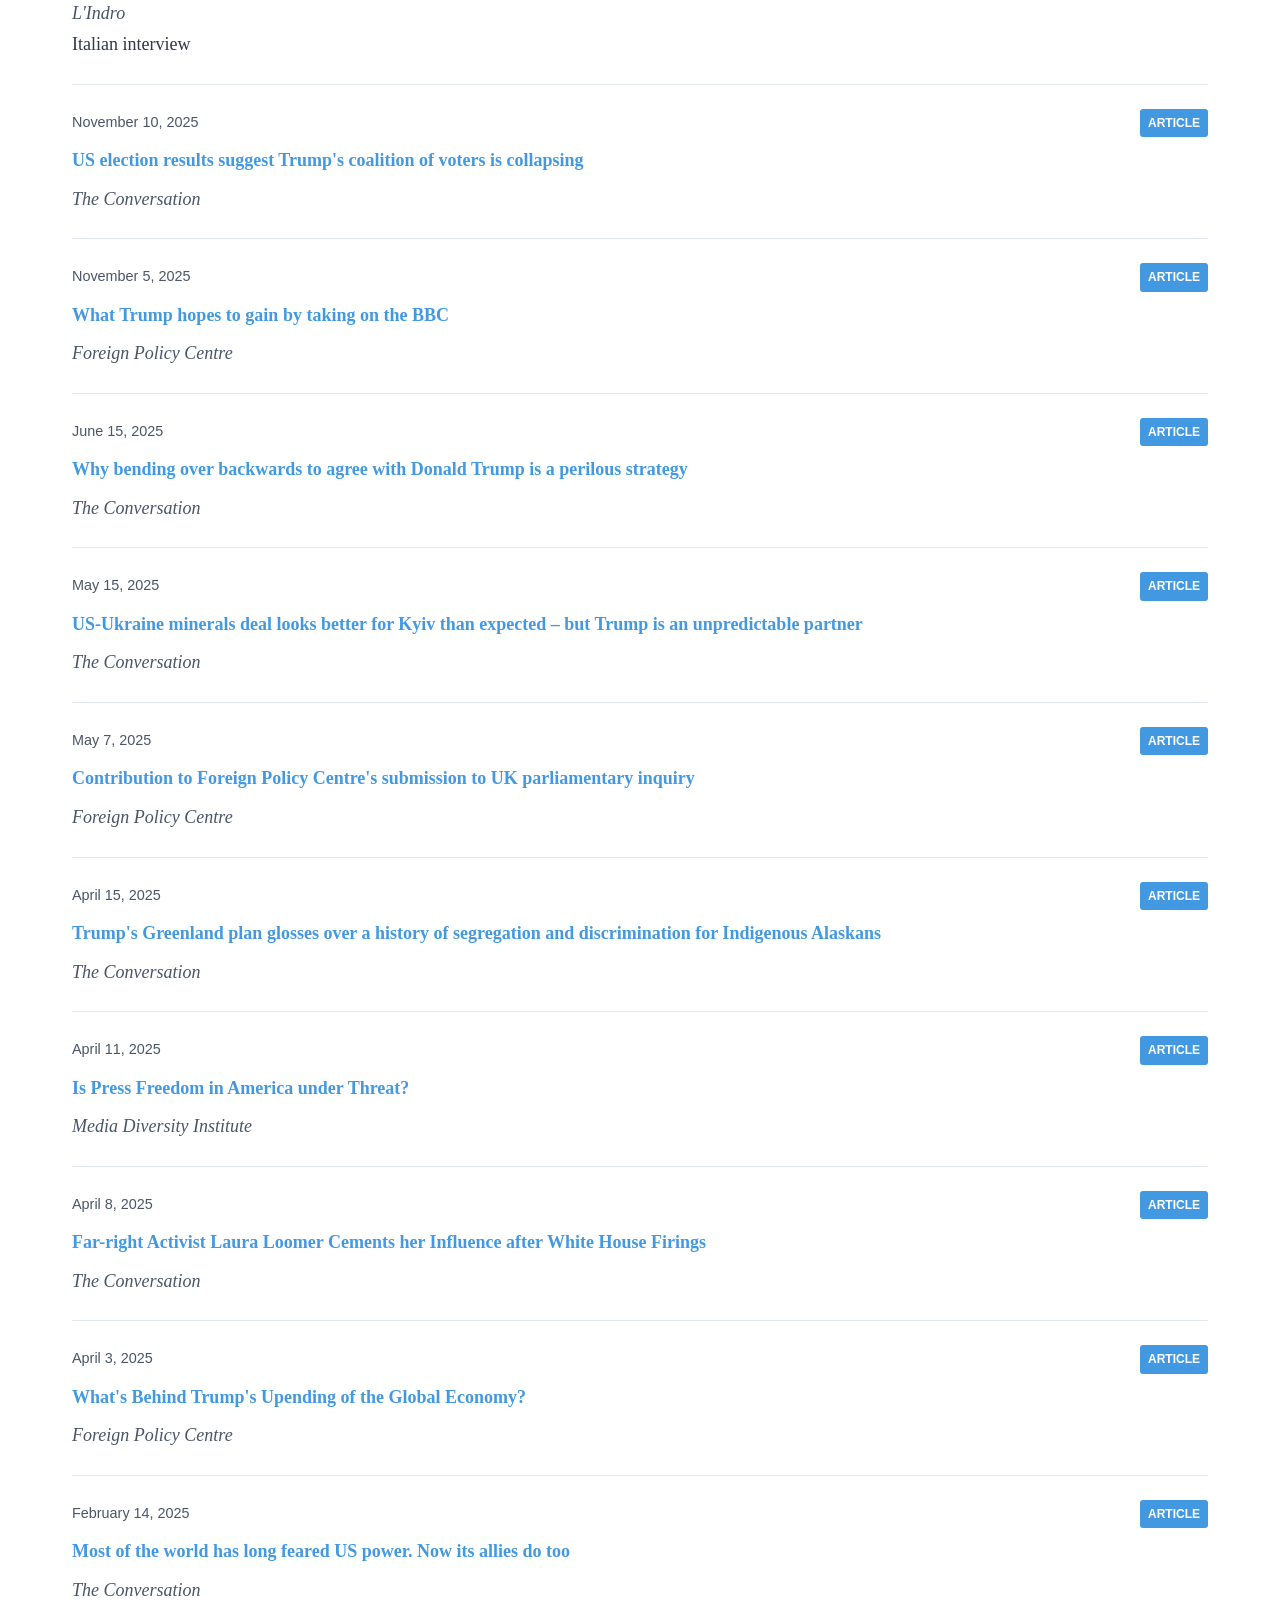
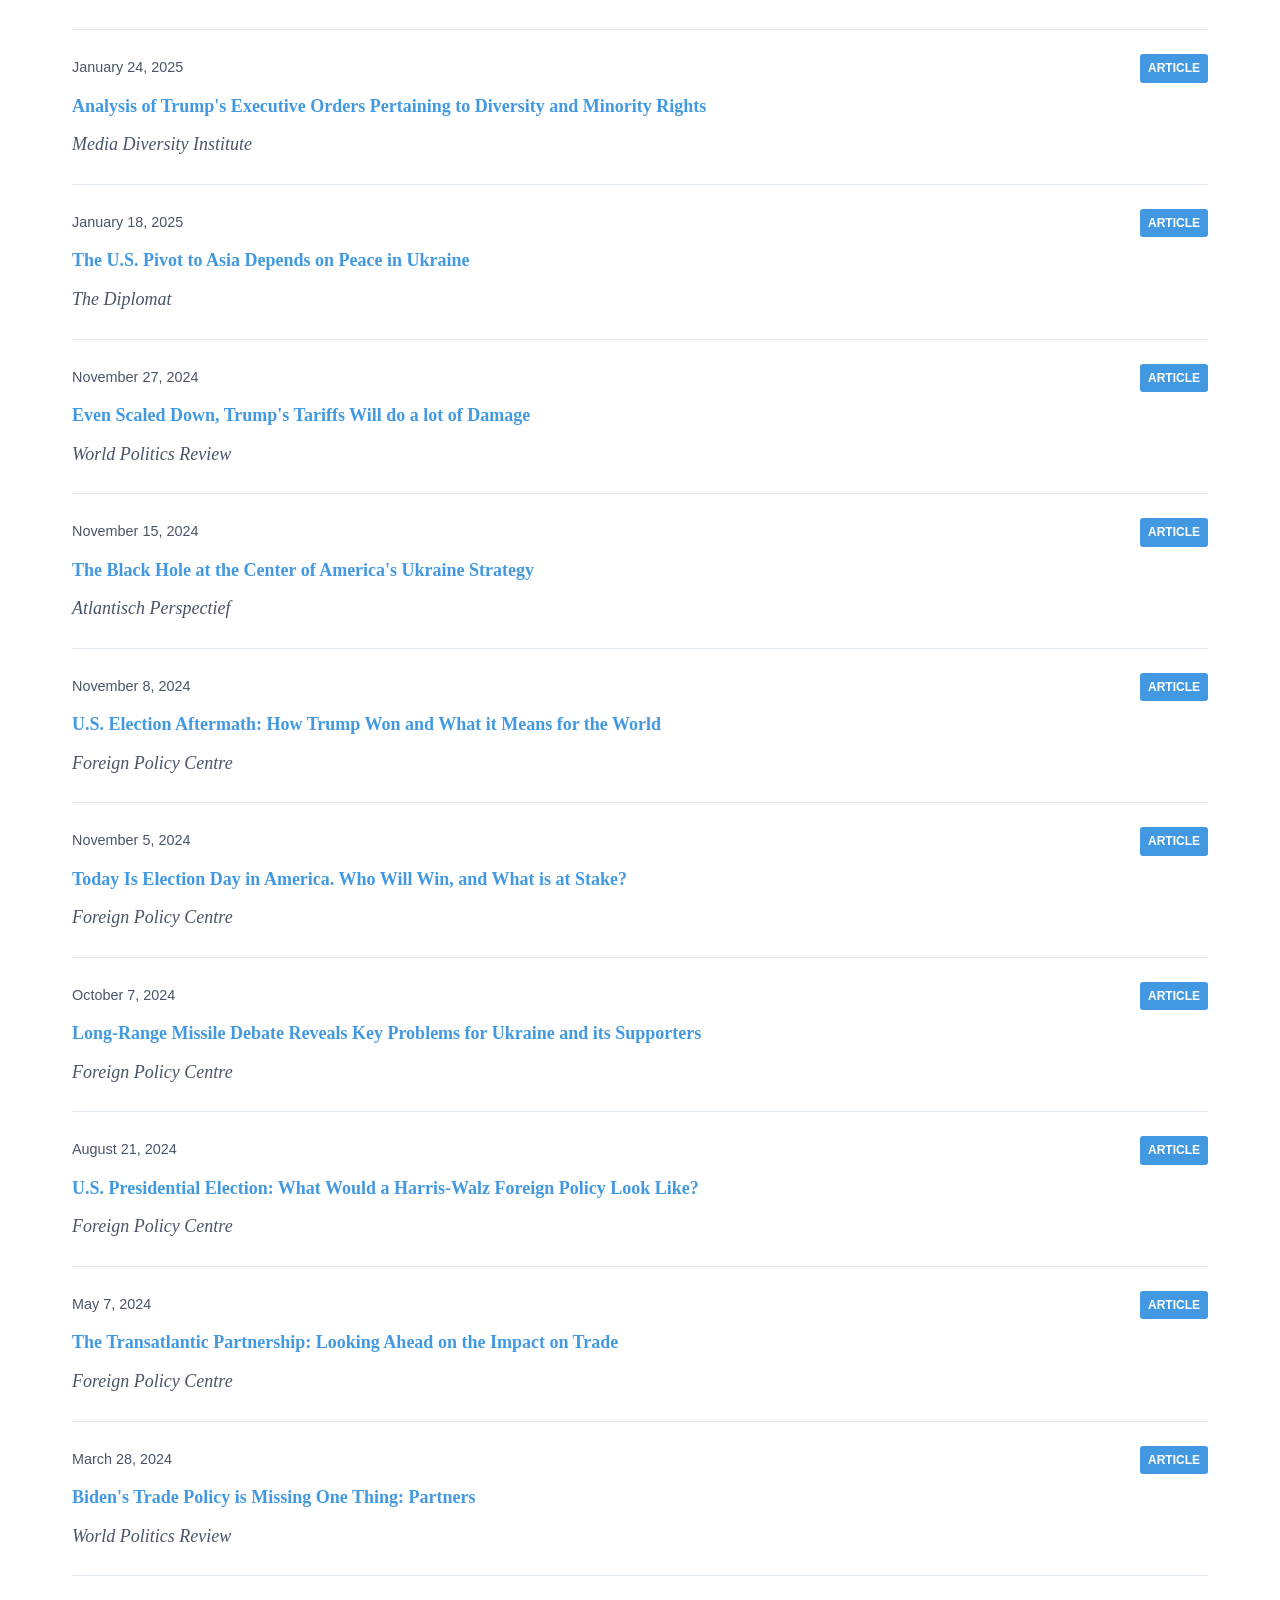
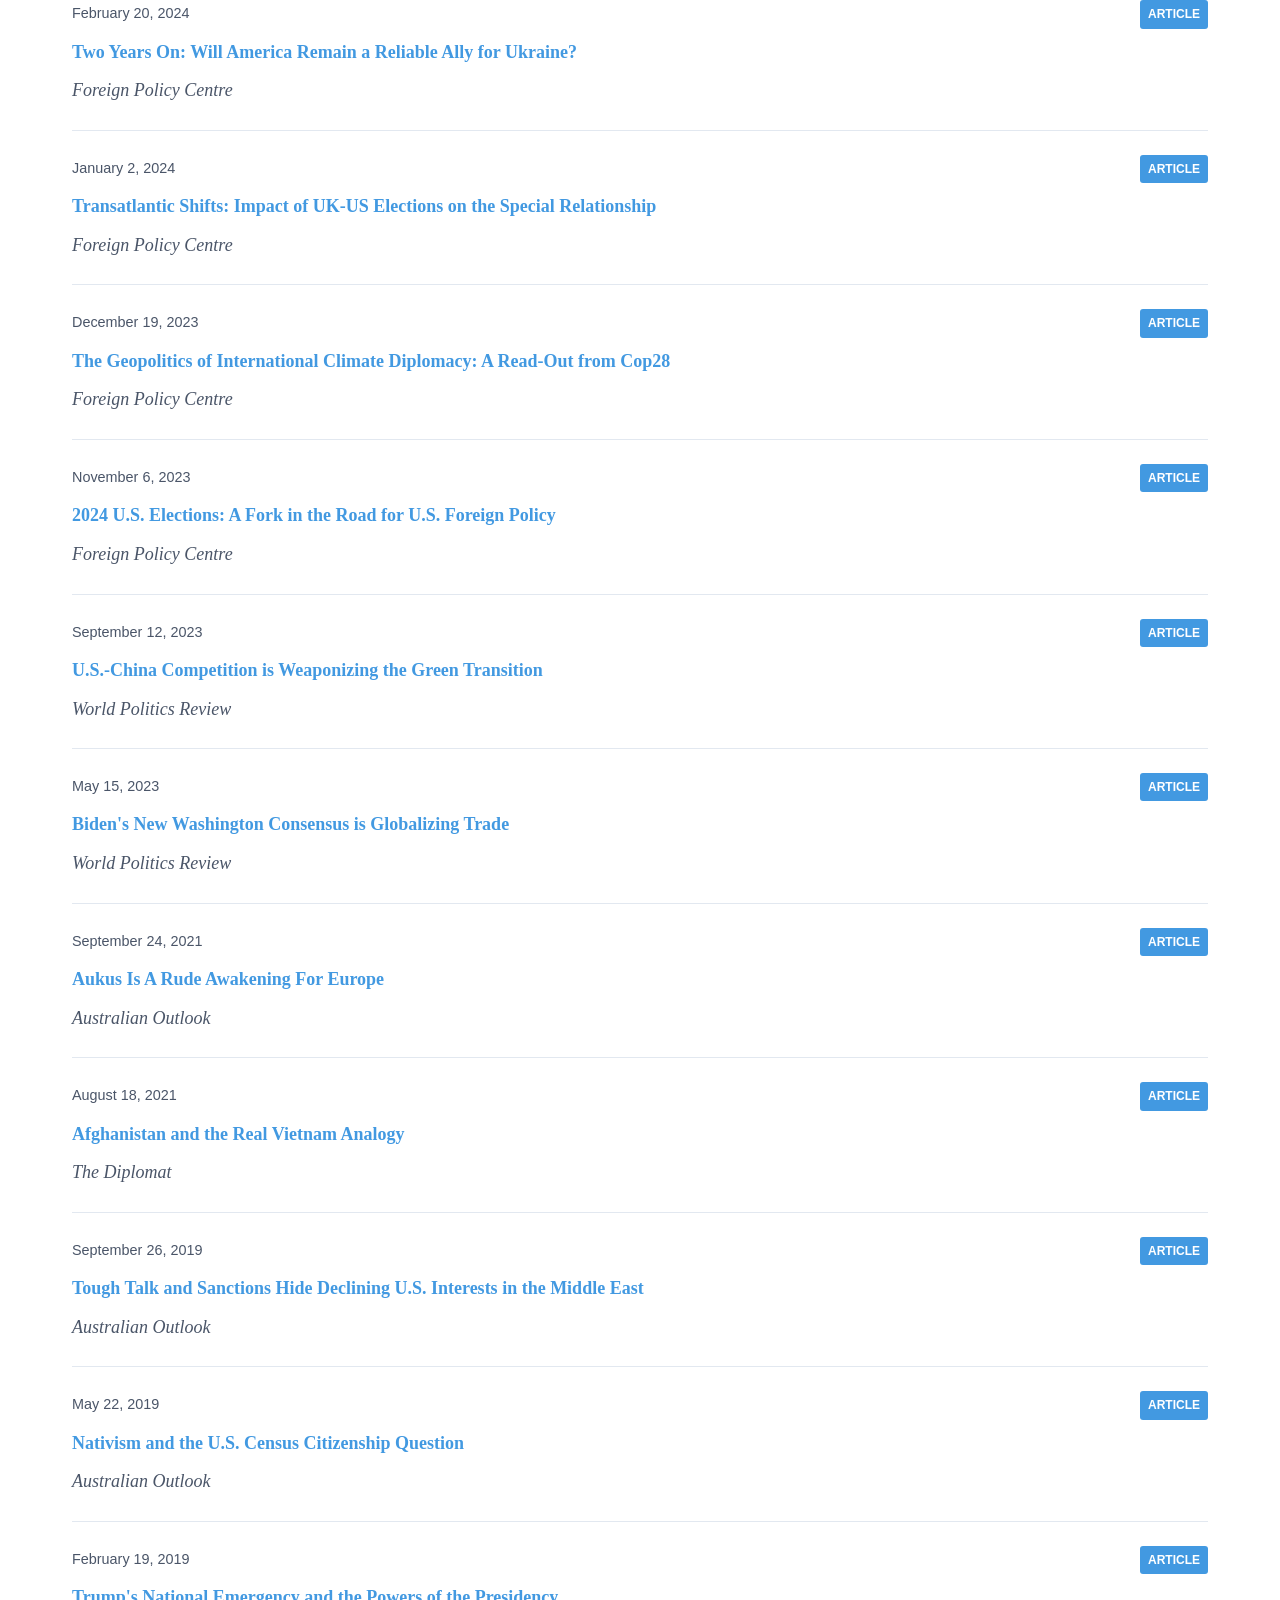
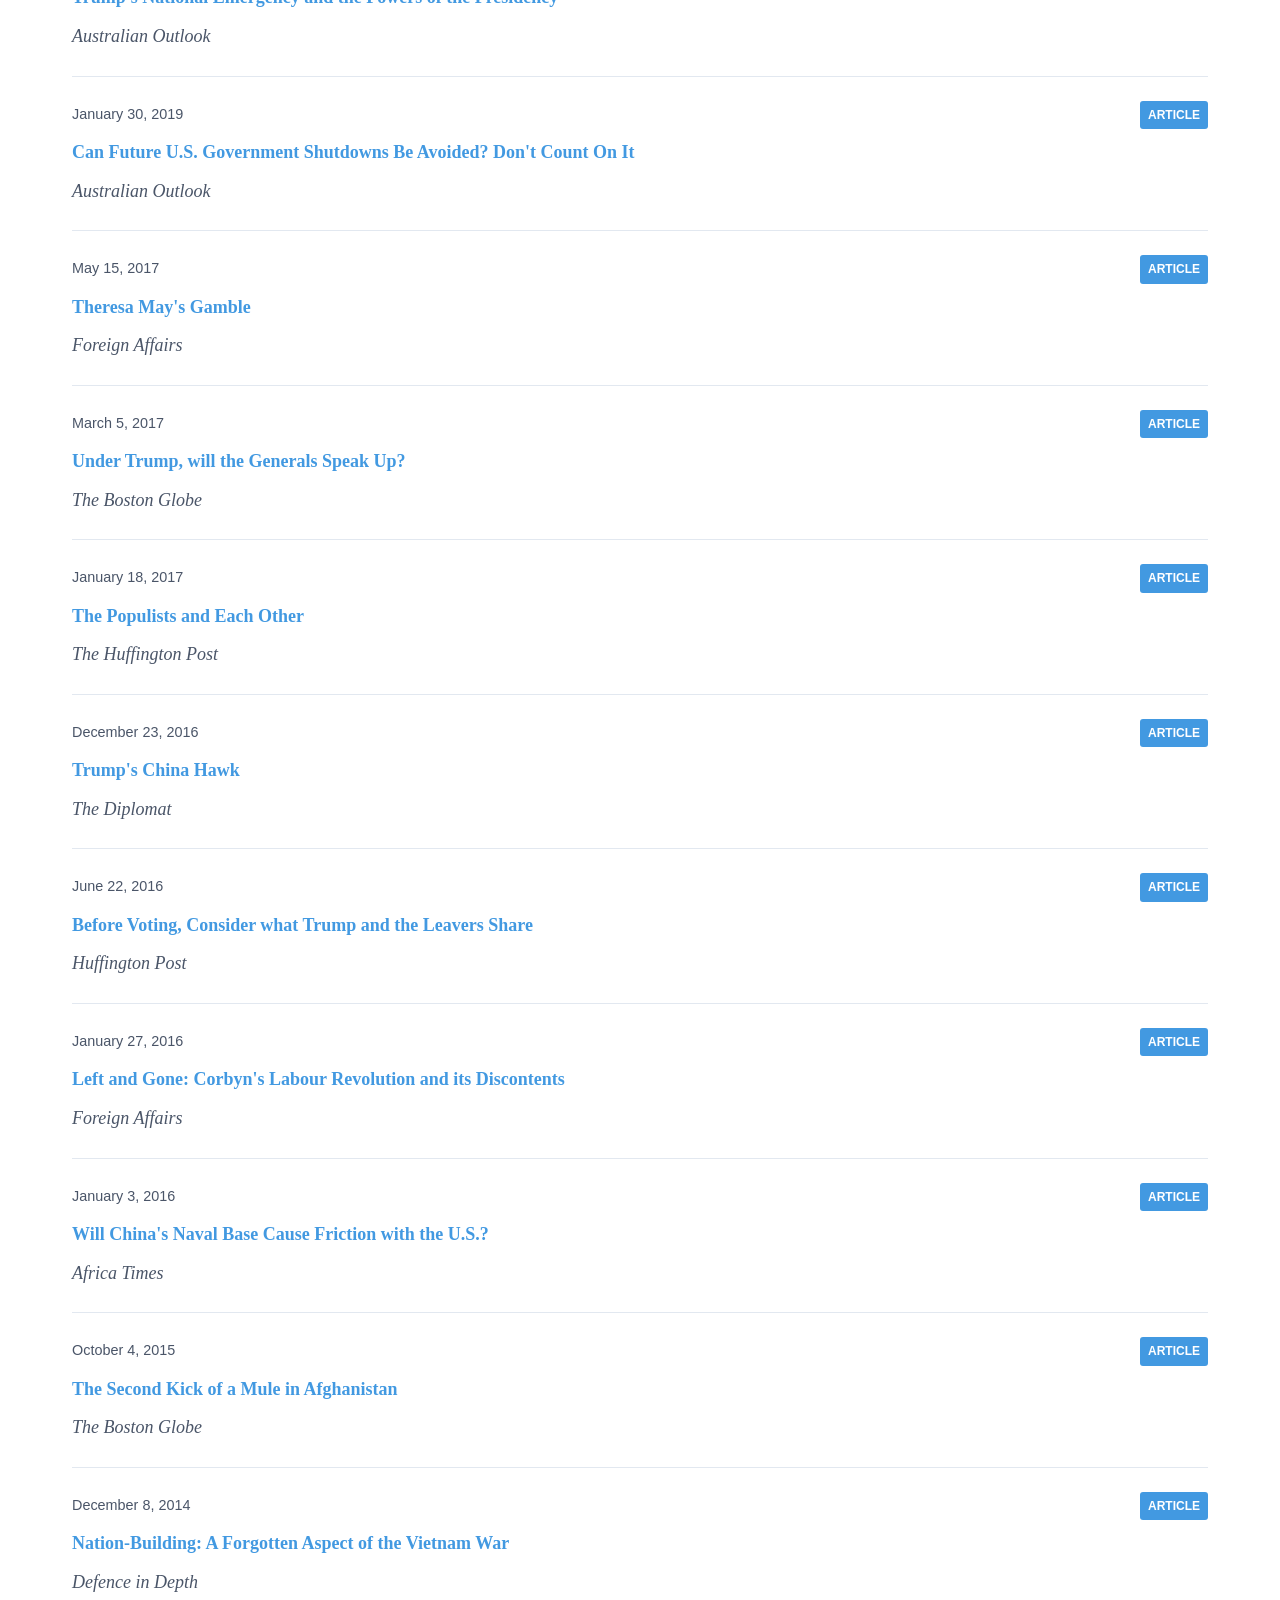
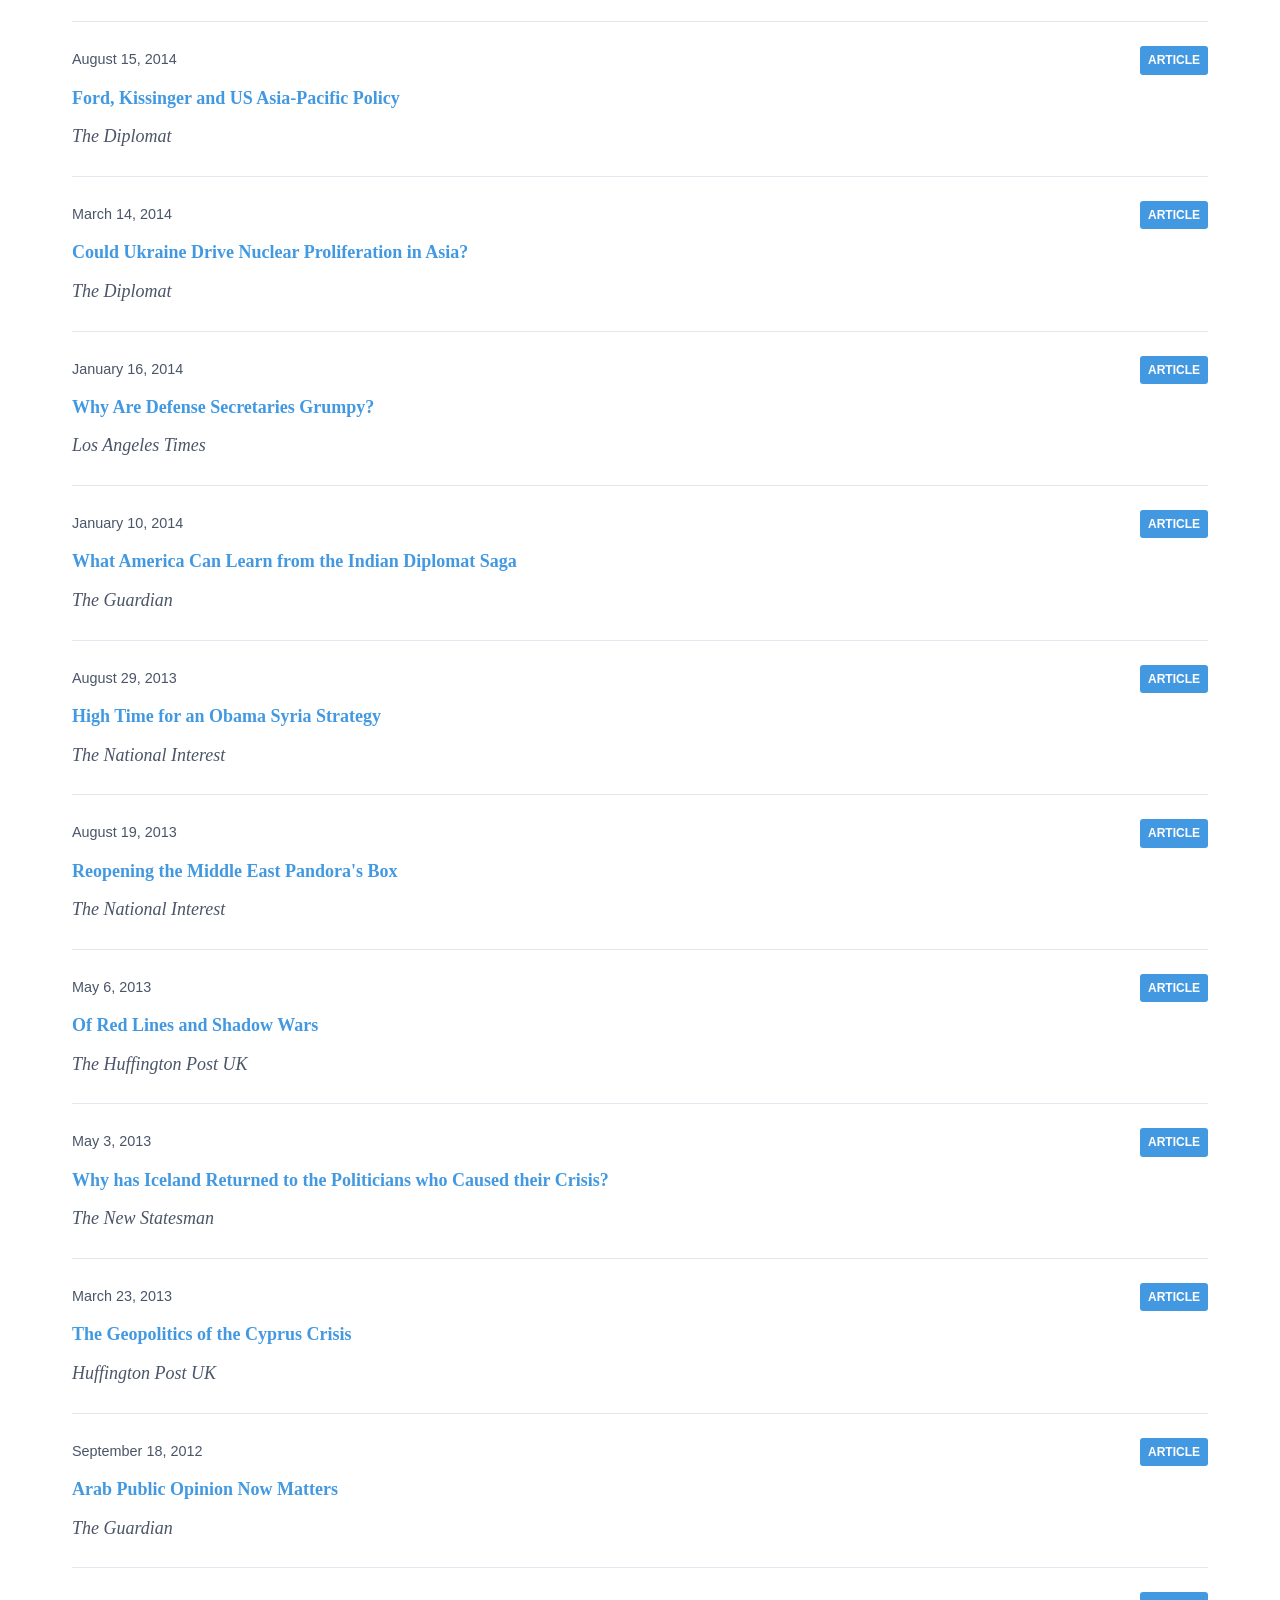
<file: media.html>
<!DOCTYPE html>
<html lang="en">
<head>
    <meta charset="UTF-8">
    <meta name="viewport" content="width=device-width, initial-scale=1.0">
    <title>Media - Andrew Gawthorpe</title>
    <link rel="stylesheet" href="css/style.css">
</head>
<body>
    <header>
        <div class="header-container">
            <a href="index.html" class="site-title">Andrew Gawthorpe</a>
            <nav>
                <ul>
                    <li><a href="index.html">Home</a></li>
                    <li><a href="books.html">Books</a></li>
                    <li><a href="scholarship.html">Scholarship</a></li>
                    <li><a href="media.html" class="active">Media</a></li>
                    <li><a href="contact.html">Contact</a></li>
                </ul>
            </nav>
        </div>
    </header>

    <main>
        <h1>Media & Commentary</h1>

        <p>Selected media appearances, opinion articles, and public commentary on U.S. politics and foreign policy.</p>

        <div class="media-filters">
            <label for="year-filter">Filter by year:</label>
            <select id="year-filter">
                <option value="all">All years</option>
                <option value="2026">2026</option>
                <option value="2025">2025</option>
                <option value="2024">2024</option>
                <option value="2023">2023</option>
            </select>

            <label for="type-filter">Filter by type:</label>
            <select id="type-filter">
                <option value="all">All types</option>
                <option value="article">Articles</option>
                <option value="quote">Quotes</option>
                <option value="interview">Interviews</option>
                <option value="podcast">Podcasts</option>
                <option value="tv">TV</option>
            </select>
        </div>

        <div id="media-feed">
            <!-- Media items will be loaded here by JavaScript -->
            <p>Loading media items...</p>
        </div>
    </main>

    <footer>
        <p>&copy; 2026 Andrew Gawthorpe. All rights reserved.</p>
    </footer>

    <script src="js/media.js"></script>
</body>
</html>
</file>
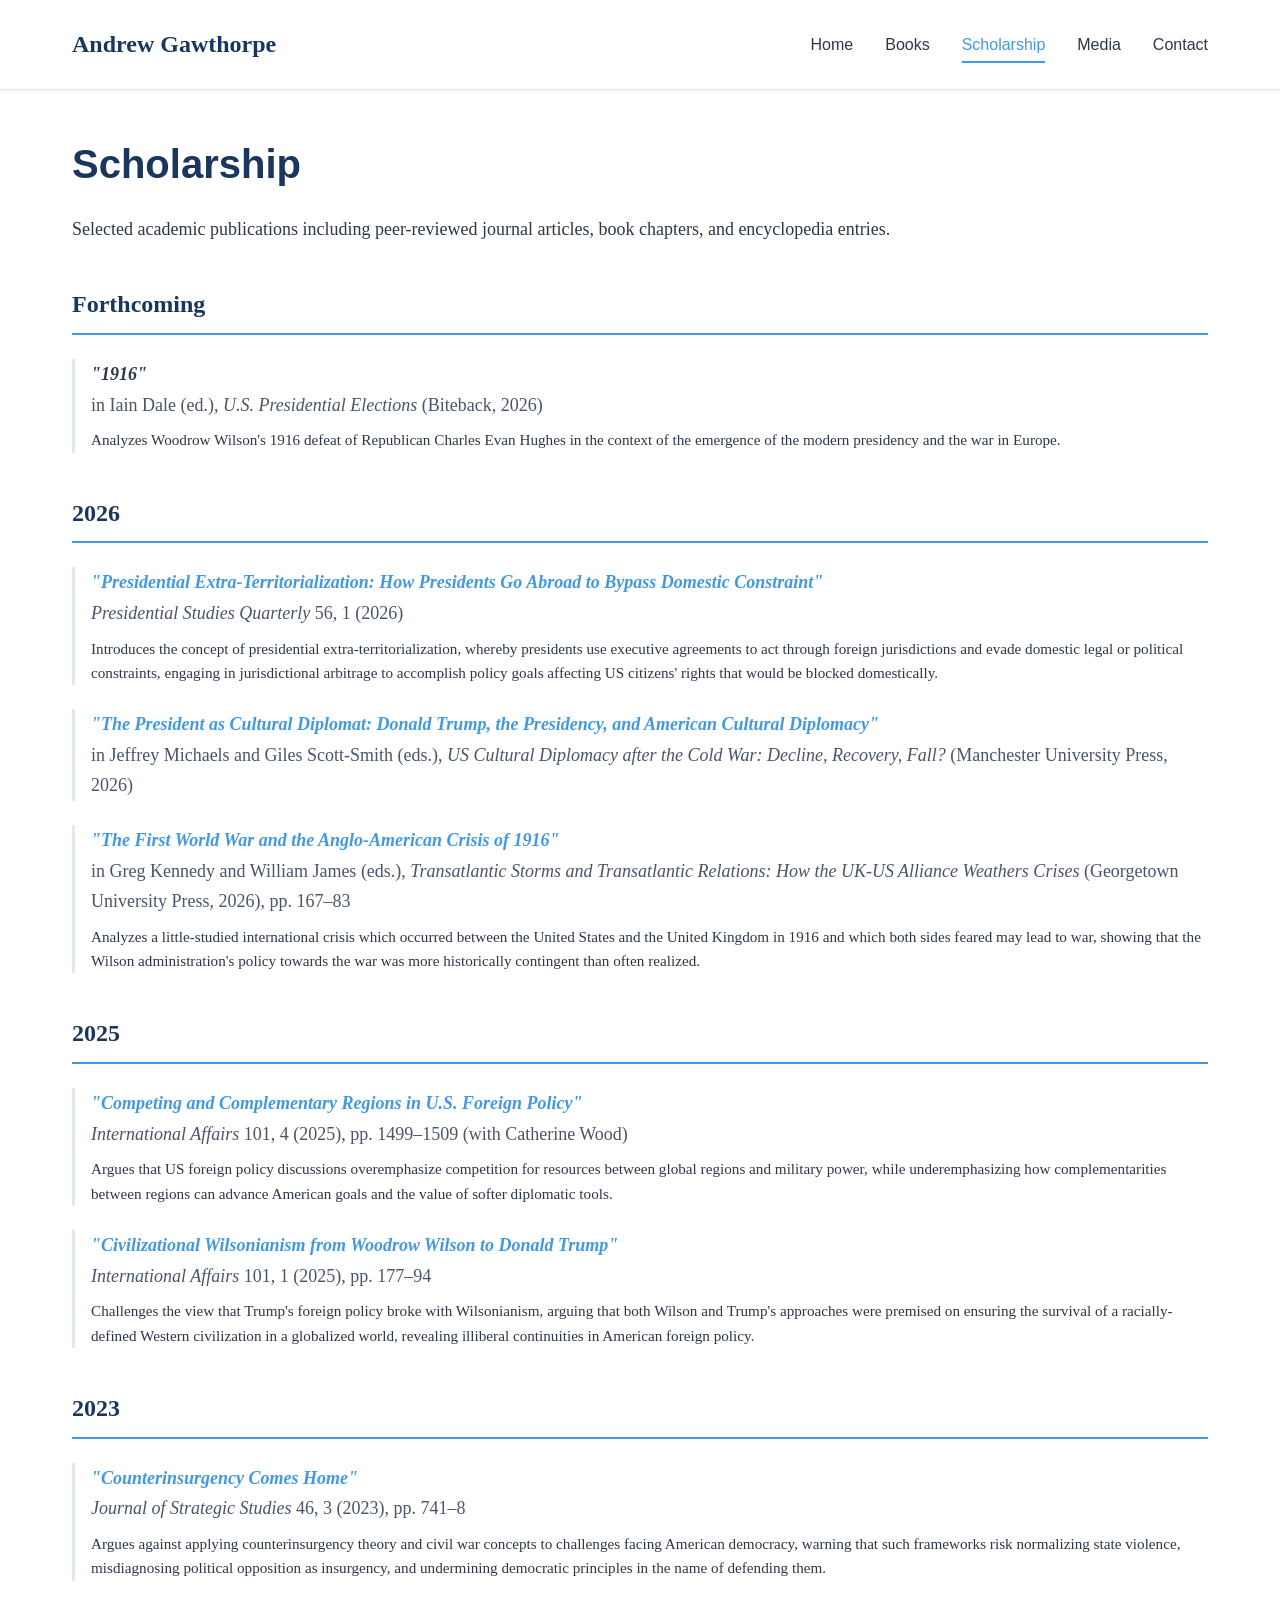
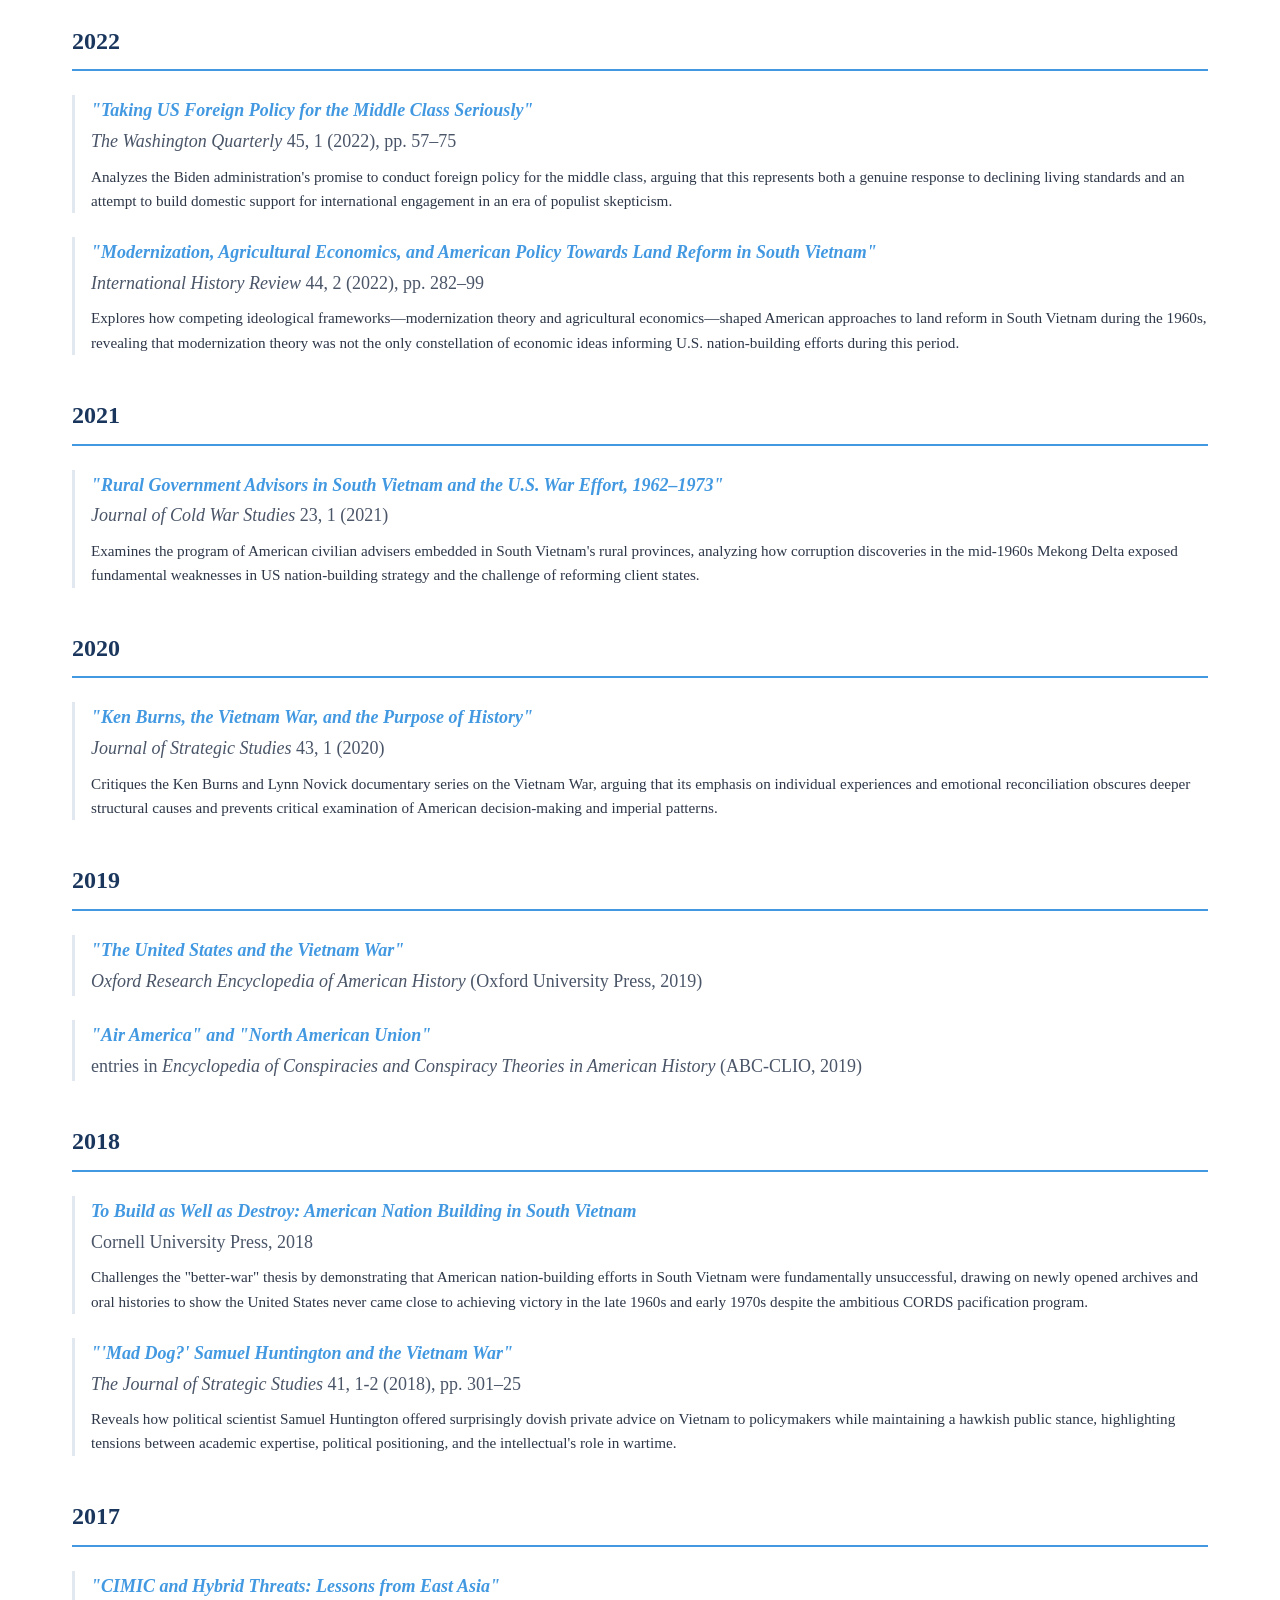
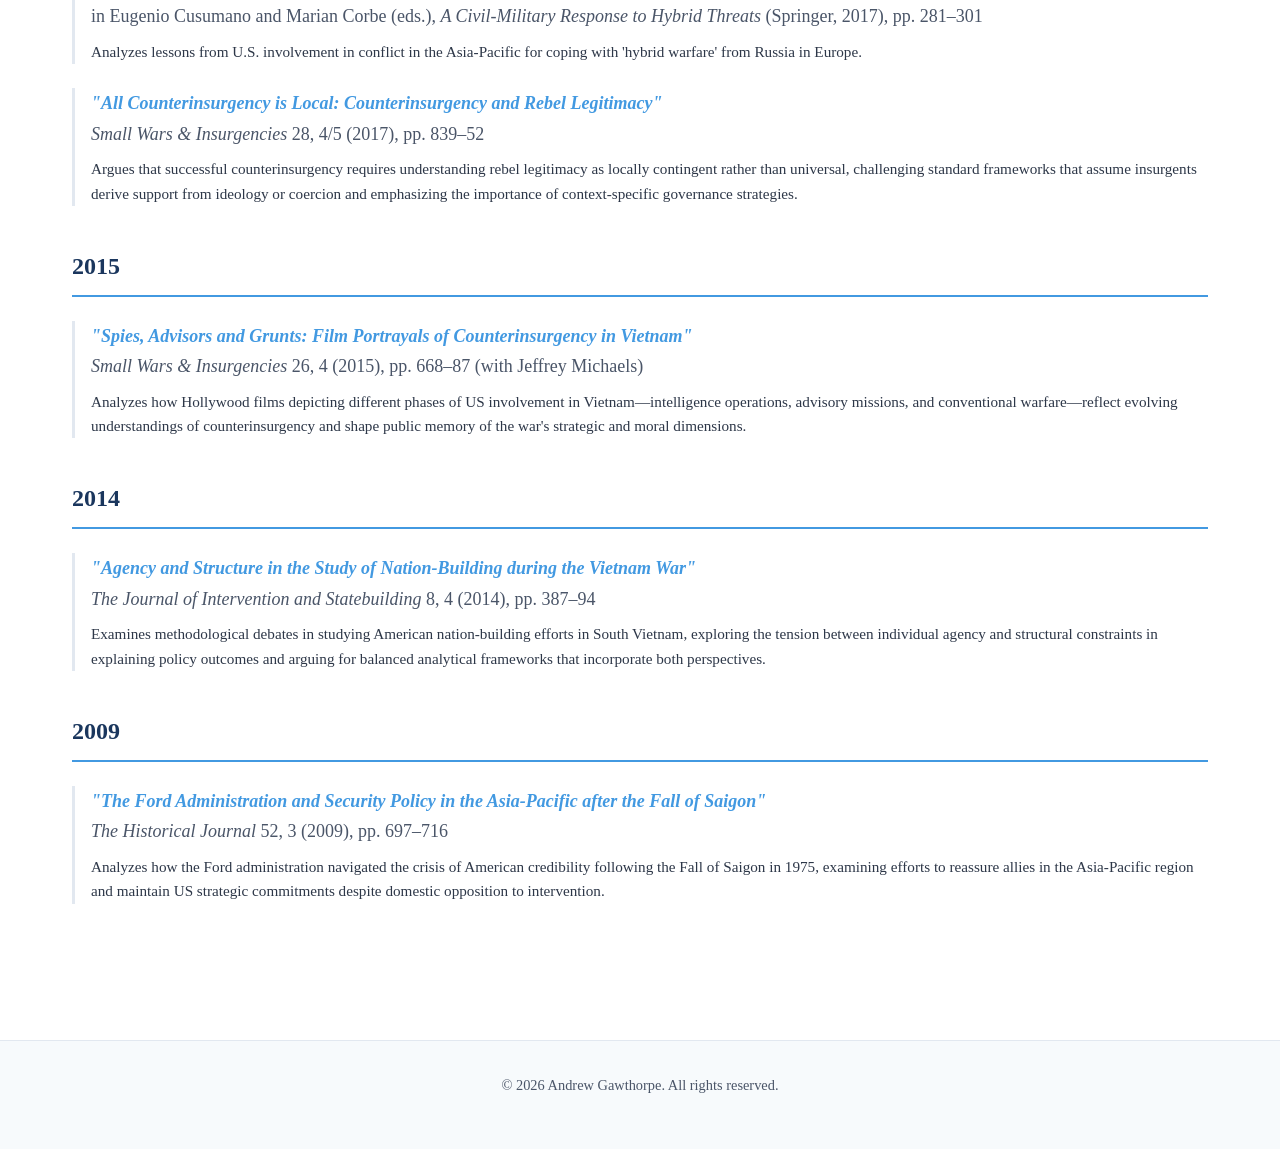
<file: scholarship.html>
<!DOCTYPE html>
<html lang="en">
<head>
    <meta charset="UTF-8">
    <meta name="viewport" content="width=device-width, initial-scale=1.0">
    <title>Scholarship - Andrew Gawthorpe</title>
    <link rel="stylesheet" href="css/style.css">
</head>
<body>
    <header>
        <div class="header-container">
            <a href="index.html" class="site-title">Andrew Gawthorpe</a>
            <nav>
                <ul>
                    <li><a href="index.html">Home</a></li>
                    <li><a href="books.html">Books</a></li>
                    <li><a href="scholarship.html" class="active">Scholarship</a></li>
                    <li><a href="media.html">Media</a></li>
                    <li><a href="contact.html">Contact</a></li>
                </ul>
            </nav>
        </div>
    </header>

    <main>
        <h1>Scholarship</h1>

        <p>Selected academic publications including peer-reviewed journal articles, book chapters, and encyclopedia entries.</p>

        <div class="publication-year">Forthcoming</div>

        <div class="publication-item">
            <div class="publication-title">"1916"</div>
            <div class="publication-venue">in Iain Dale (ed.), <em>U.S. Presidential Elections</em> (Biteback, 2026)</div>
            <div class="publication-description">Analyzes Woodrow Wilson's 1916 defeat of Republican Charles Evan Hughes in the context of the emergence of the modern presidency and the war in Europe.</div>
        </div>

        <div class="publication-year">2026</div>

        <div class="publication-item">
            <div class="publication-title"><a href="https://doi.org/10.1111/psq.70043" target="_blank">"Presidential Extra-Territorialization: How Presidents Go Abroad to Bypass Domestic Constraint"</a></div>
            <div class="publication-venue"><em>Presidential Studies Quarterly</em> 56, 1 (2026)</div>
            <div class="publication-description">Introduces the concept of presidential extra-territorialization, whereby presidents use executive agreements to act through foreign jurisdictions and evade domestic legal or political constraints, engaging in jurisdictional arbitrage to accomplish policy goals affecting US citizens' rights that would be blocked domestically.</div>
        </div>

        <div class="publication-item">
            <div class="publication-title"><a href="https://manchesteruniversitypress.co.uk/9781526188397/" target="_blank">"The President as Cultural Diplomat: Donald Trump, the Presidency, and American Cultural Diplomacy"</a></div>
            <div class="publication-venue">in Jeffrey Michaels and Giles Scott-Smith (eds.), <em>US Cultural Diplomacy after the Cold War: Decline, Recovery, Fall?</em> (Manchester University Press, 2026)</div>
        </div>

        <div class="publication-item">
            <div class="publication-title"><a href="https://press.georgetown.edu/Book/Transatlantic-Storms-in-Anglo-American-Relations" target="_blank">"The First World War and the Anglo-American Crisis of 1916"</a></div>
            <div class="publication-venue">in Greg Kennedy and William James (eds.), <em>Transatlantic Storms and Transatlantic Relations: How the UK-US Alliance Weathers Crises</em> (Georgetown University Press, 2026), pp. 167–83</div>
            <div class="publication-description">Analyzes a little-studied international crisis which occurred between the United States and the United Kingdom in 1916 and which both sides feared may lead to war, showing that the Wilson administration's policy towards the war was more historically contingent than often realized.</div>
        </div>

        <div class="publication-year">2025</div>

        <div class="publication-item">
            <div class="publication-title"><a href="https://doi.org/10.1093/ia/iiaf106" target="_blank">"Competing and Complementary Regions in U.S. Foreign Policy"</a></div>
            <div class="publication-venue"><em>International Affairs</em> 101, 4 (2025), pp. 1499–1509 (with Catherine Wood)</div>
            <div class="publication-description">Argues that US foreign policy discussions overemphasize competition for resources between global regions and military power, while underemphasizing how complementarities between regions can advance American goals and the value of softer diplomatic tools.</div>
        </div>

        <div class="publication-item">
            <div class="publication-title"><a href="https://academic.oup.com/ia/article/101/1/177/7942165" target="_blank">"Civilizational Wilsonianism from Woodrow Wilson to Donald Trump"</a></div>
            <div class="publication-venue"><em>International Affairs</em> 101, 1 (2025), pp. 177–94</div>
            <div class="publication-description">Challenges the view that Trump's foreign policy broke with Wilsonianism, arguing that both Wilson and Trump's approaches were premised on ensuring the survival of a racially-defined Western civilization in a globalized world, revealing illiberal continuities in American foreign policy.</div>
        </div>

        <div class="publication-year">2023</div>

        <div class="publication-item">
            <div class="publication-title"><a href="https://www.tandfonline.com/doi/abs/10.1080/01402390.2022.2146095?journalCode=fjss20" target="_blank">"Counterinsurgency Comes Home"</a></div>
            <div class="publication-venue"><em>Journal of Strategic Studies</em> 46, 3 (2023), pp. 741–8</div>
            <div class="publication-description">Argues against applying counterinsurgency theory and civil war concepts to challenges facing American democracy, warning that such frameworks risk normalizing state violence, misdiagnosing political opposition as insurgency, and undermining democratic principles in the name of defending them.</div>
        </div>

        <div class="publication-year">2022</div>

        <div class="publication-item">
            <div class="publication-title"><a href="https://www.tandfonline.com/doi/full/10.1080/0163660X.2022.2059143" target="_blank">"Taking US Foreign Policy for the Middle Class Seriously"</a></div>
            <div class="publication-venue"><em>The Washington Quarterly</em> 45, 1 (2022), pp. 57–75</div>
            <div class="publication-description">Analyzes the Biden administration's promise to conduct foreign policy for the middle class, arguing that this represents both a genuine response to declining living standards and an attempt to build domestic support for international engagement in an era of populist skepticism.</div>
        </div>

        <div class="publication-item">
            <div class="publication-title"><a href="https://www.tandfonline.com/doi/full/10.1080/07075332.2021.1953108" target="_blank">"Modernization, Agricultural Economics, and American Policy Towards Land Reform in South Vietnam"</a></div>
            <div class="publication-venue"><em>International History Review</em> 44, 2 (2022), pp. 282–99</div>
            <div class="publication-description">Explores how competing ideological frameworks—modernization theory and agricultural economics—shaped American approaches to land reform in South Vietnam during the 1960s, revealing that modernization theory was not the only constellation of economic ideas informing U.S. nation-building efforts during this period.</div>
        </div>

        <div class="publication-year">2021</div>

        <div class="publication-item">
            <div class="publication-title"><a href="https://direct.mit.edu/jcws/article/23/1/196/100485/Rural-Government-Advisers-in-South-Vietnam-and-the" target="_blank">"Rural Government Advisors in South Vietnam and the U.S. War Effort, 1962–1973"</a></div>
            <div class="publication-venue"><em>Journal of Cold War Studies</em> 23, 1 (2021)</div>
            <div class="publication-description">Examines the program of American civilian advisers embedded in South Vietnam's rural provinces, analyzing how corruption discoveries in the mid-1960s Mekong Delta exposed fundamental weaknesses in US nation-building strategy and the challenge of reforming client states.</div>
        </div>

        <div class="publication-year">2020</div>

        <div class="publication-item">
            <div class="publication-title"><a href="https://www.tandfonline.com/doi/full/10.1080/01402390.2019.1631974" target="_blank">"Ken Burns, the Vietnam War, and the Purpose of History"</a></div>
            <div class="publication-venue"><em>Journal of Strategic Studies</em> 43, 1 (2020)</div>
            <div class="publication-description">Critiques the Ken Burns and Lynn Novick documentary series on the Vietnam War, arguing that its emphasis on individual experiences and emotional reconciliation obscures deeper structural causes and prevents critical examination of American decision-making and imperial patterns.</div>
        </div>

        <div class="publication-year">2019</div>

        <div class="publication-item">
            <div class="publication-title"><a href="https://oxfordre.com/americanhistory/view/10.1093/acrefore/9780199329175.001.0001/acrefore-9780199329175-e-734" target="_blank">"The United States and the Vietnam War"</a></div>
            <div class="publication-venue"><em>Oxford Research Encyclopedia of American History</em> (Oxford University Press, 2019)</div>
        </div>

        <div class="publication-item">
            <div class="publication-title"><a href="https://www.abc-clio.com/ABC-CLIOCorporate/product.aspx?pc=A5512C" target="_blank">"Air America" and "North American Union"</a></div>
            <div class="publication-venue">entries in <em>Encyclopedia of Conspiracies and Conspiracy Theories in American History</em> (ABC-CLIO, 2019)</div>
        </div>

        <div class="publication-year">2018</div>

        <div class="publication-item">
            <div class="publication-title"><a href="https://www.cornellpress.cornell.edu/book/9781501712098/to-build-as-well-as-destroy/" target="_blank"><em>To Build as Well as Destroy: American Nation Building in South Vietnam</em></a></div>
            <div class="publication-venue">Cornell University Press, 2018</div>
            <div class="publication-description">Challenges the "better-war" thesis by demonstrating that American nation-building efforts in South Vietnam were fundamentally unsuccessful, drawing on newly opened archives and oral histories to show the United States never came close to achieving victory in the late 1960s and early 1970s despite the ambitious CORDS pacification program.</div>
        </div>

        <div class="publication-item">
            <div class="publication-title"><a href="http://www.tandfonline.com/eprint/f2WMj264dQTRrUrUvXv4/full" target="_blank">"'Mad Dog?' Samuel Huntington and the Vietnam War"</a></div>
            <div class="publication-venue"><em>The Journal of Strategic Studies</em> 41, 1-2 (2018), pp. 301–25</div>
            <div class="publication-description">Reveals how political scientist Samuel Huntington offered surprisingly dovish private advice on Vietnam to policymakers while maintaining a hawkish public stance, highlighting tensions between academic expertise, political positioning, and the intellectual's role in wartime.</div>
        </div>

        <div class="publication-year">2017</div>

        <div class="publication-item">
            <div class="publication-title"><a href="https://link.springer.com/chapter/10.1007/978-3-319-60798-6_13" target="_blank">"CIMIC and Hybrid Threats: Lessons from East Asia"</a></div>
            <div class="publication-venue">in Eugenio Cusumano and Marian Corbe (eds.), <em>A Civil-Military Response to Hybrid Threats</em> (Springer, 2017), pp. 281–301</div>
            <div class="publication-description">Analyzes lessons from U.S. involvement in conflict in the Asia-Pacific for coping with 'hybrid warfare' from Russia in Europe.</div>
        </div>

        <div class="publication-item">
            <div class="publication-title"><a href="http://www.tandfonline.com/doi/full/10.1080/09592318.2017.1322330" target="_blank">"All Counterinsurgency is Local: Counterinsurgency and Rebel Legitimacy"</a></div>
            <div class="publication-venue"><em>Small Wars & Insurgencies</em> 28, 4/5 (2017), pp. 839–52</div>
            <div class="publication-description">Argues that successful counterinsurgency requires understanding rebel legitimacy as locally contingent rather than universal, challenging standard frameworks that assume insurgents derive support from ideology or coercion and emphasizing the importance of context-specific governance strategies.</div>
        </div>

        <div class="publication-year">2015</div>

        <div class="publication-item">
            <div class="publication-title"><a href="http://www.tandfonline.com/doi/abs/10.1080/09592318.2015.1050824" target="_blank">"Spies, Advisors and Grunts: Film Portrayals of Counterinsurgency in Vietnam"</a></div>
            <div class="publication-venue"><em>Small Wars & Insurgencies</em> 26, 4 (2015), pp. 668–87 (with Jeffrey Michaels)</div>
            <div class="publication-description">Analyzes how Hollywood films depicting different phases of US involvement in Vietnam—intelligence operations, advisory missions, and conventional warfare—reflect evolving understandings of counterinsurgency and shape public memory of the war's strategic and moral dimensions.</div>
        </div>

        <div class="publication-year">2014</div>

        <div class="publication-item">
            <div class="publication-title"><a href="http://www.tandfonline.com/doi/abs/10.1080/17502977.2014.958312" target="_blank">"Agency and Structure in the Study of Nation-Building during the Vietnam War"</a></div>
            <div class="publication-venue"><em>The Journal of Intervention and Statebuilding</em> 8, 4 (2014), pp. 387–94</div>
            <div class="publication-description">Examines methodological debates in studying American nation-building efforts in South Vietnam, exploring the tension between individual agency and structural constraints in explaining policy outcomes and arguing for balanced analytical frameworks that incorporate both perspectives.</div>
        </div>

        <div class="publication-year">2009</div>

        <div class="publication-item">
            <div class="publication-title"><a href="http://journals.cambridge.org/action/displayAbstract?fromPage=online&aid=6009300&fileId=S0018246X09990082" target="_blank">"The Ford Administration and Security Policy in the Asia-Pacific after the Fall of Saigon"</a></div>
            <div class="publication-venue"><em>The Historical Journal</em> 52, 3 (2009), pp. 697–716</div>
            <div class="publication-description">Analyzes how the Ford administration navigated the crisis of American credibility following the Fall of Saigon in 1975, examining efforts to reassure allies in the Asia-Pacific region and maintain US strategic commitments despite domestic opposition to intervention.</div>
        </div>
    </main>

    <footer>
        <p>&copy; 2026 Andrew Gawthorpe. All rights reserved.</p>
    </footer>
</body>
</html>
</file>
<file: css/style.css>
/* Professional Think-Tank Design for Andrew Gawthorpe */

:root {
  --primary-color: #1a365d;
  --secondary-color: #2c5282;
  --accent-color: #4299e1;
  --text-color: #2d3748;
  --text-light: #4a5568;
  --border-color: #e2e8f0;
  --bg-light: #f7fafc;
}

* {
  margin: 0;
  padding: 0;
  box-sizing: border-box;
}

body {
  font-family: 'Georgia', 'Times New Roman', serif;
  font-size: 18px;
  line-height: 1.7;
  color: var(--text-color);
  background: #ffffff;
}

/* Typography */
h1, h2, h3, h4, h5, h6 {
  font-family: 'Helvetica Neue', 'Arial', sans-serif;
  font-weight: 600;
  line-height: 1.3;
  color: var(--primary-color);
  margin-bottom: 1rem;
}

h1 {
  font-size: 2.5rem;
  margin-bottom: 1.5rem;
}

h2 {
  font-size: 1.875rem;
  margin-top: 2.5rem;
  margin-bottom: 1.25rem;
}

h3 {
  font-size: 1.5rem;
  margin-top: 2rem;
}

p {
  margin-bottom: 1.25rem;
}

a {
  color: var(--accent-color);
  text-decoration: none;
  transition: color 0.2s;
}

a:hover {
  color: var(--secondary-color);
  text-decoration: underline;
}

/* Header */
header {
  background: #ffffff;
  border-bottom: 1px solid var(--border-color);
  padding: 0;
  position: sticky;
  top: 0;
  z-index: 100;
  box-shadow: 0 1px 3px rgba(0,0,0,0.05);
}

.header-container {
  max-width: 1200px;
  margin: 0 auto;
  padding: 1.5rem 2rem;
  display: flex;
  justify-content: space-between;
  align-items: center;
}

.site-title {
  font-size: 1.5rem;
  font-weight: 700;
  color: var(--primary-color);
  text-decoration: none;
}

.site-title:hover {
  text-decoration: none;
  color: var(--secondary-color);
}

nav ul {
  list-style: none;
  display: flex;
  gap: 2rem;
}

nav a {
  font-family: 'Helvetica Neue', 'Arial', sans-serif;
  font-size: 1rem;
  font-weight: 500;
  color: var(--text-color);
  text-decoration: none;
  padding: 0.5rem 0;
  border-bottom: 2px solid transparent;
  transition: all 0.2s;
}

nav a:hover,
nav a.active {
  color: var(--accent-color);
  border-bottom-color: var(--accent-color);
  text-decoration: none;
}

/* Main Content */
main {
  max-width: 1200px;
  margin: 0 auto;
  padding: 3rem 2rem;
  min-height: calc(100vh - 200px);
}

/* Footer */
footer {
  background: var(--bg-light);
  border-top: 1px solid var(--border-color);
  padding: 2rem;
  margin-top: 4rem;
  text-align: center;
  font-size: 0.9rem;
  color: var(--text-light);
}

/* Homepage Three-Column Layout */
.home-feeds {
  display: grid;
  grid-template-columns: repeat(3, 1fr);
  gap: 2rem;
  margin-top: 3rem;
}

.feed-column {
  background: var(--bg-light);
  padding: 1.5rem;
  border-radius: 4px;
  border: 1px solid var(--border-color);
}

.feed-column h2 {
  font-size: 1.25rem;
  margin-top: 0;
  margin-bottom: 1.5rem;
  padding-bottom: 0.75rem;
  border-bottom: 2px solid var(--accent-color);
}

.feed-item {
  margin-bottom: 1.5rem;
  padding-bottom: 1.5rem;
  border-bottom: 1px solid var(--border-color);
}

.feed-item:last-child {
  border-bottom: none;
  padding-bottom: 0;
  margin-bottom: 0;
}

.feed-item-date {
  font-family: 'Helvetica Neue', 'Arial', sans-serif;
  font-size: 0.875rem;
  color: var(--text-light);
  margin-bottom: 0.25rem;
}

.feed-item-title {
  font-size: 1rem;
  line-height: 1.4;
  margin-bottom: 0.5rem;
}

.feed-item-outlet {
  font-family: 'Helvetica Neue', 'Arial', sans-serif;
  font-size: 0.875rem;
  color: var(--text-light);
  font-style: italic;
}

/* Bio Section */
.bio-section {
  max-width: 800px;
  margin-bottom: 3rem;
}

.bio-section p {
  font-size: 1.125rem;
}

/* Publications List */
.publication-year {
  font-size: 1.5rem;
  font-weight: 700;
  color: var(--primary-color);
  margin-top: 2.5rem;
  margin-bottom: 1.5rem;
  padding-bottom: 0.5rem;
  border-bottom: 2px solid var(--accent-color);
}

.publication-item {
  margin-bottom: 1.5rem;
  padding-left: 1rem;
  border-left: 3px solid var(--border-color);
}

.publication-item:hover {
  border-left-color: var(--accent-color);
}

.publication-title {
  font-weight: 600;
  font-style: italic;
}

.publication-venue {
  color: var(--text-light);
}

.publication-description {
  margin-top: 0.5rem;
  font-size: 0.95rem;
  color: var(--text-color);
  line-height: 1.6;
}

/* Book Page */
.book-cover {
  max-width: 300px;
  margin: 2rem 0;
  box-shadow: 0 4px 6px rgba(0,0,0,0.1);
}

.book-endorsement {
  background: var(--bg-light);
  padding: 1.5rem;
  margin: 1.5rem 0;
  border-left: 4px solid var(--accent-color);
  font-style: italic;
}

.endorsement-author {
  font-style: normal;
  font-weight: 600;
  color: var(--text-light);
  margin-top: 0.75rem;
  display: block;
}

/* Media Feed Page */
.media-filters {
  margin-bottom: 2rem;
  padding: 1rem;
  background: var(--bg-light);
  border-radius: 4px;
  display: flex;
  gap: 1rem;
  align-items: center;
}

.media-filters select {
  padding: 0.5rem 1rem;
  border: 1px solid var(--border-color);
  border-radius: 4px;
  font-family: 'Helvetica Neue', 'Arial', sans-serif;
  font-size: 1rem;
  background: white;
}

.media-item {
  padding: 1.5rem 0;
  border-bottom: 1px solid var(--border-color);
}

.media-item:last-child {
  border-bottom: none;
}

.media-item-header {
  display: flex;
  justify-content: space-between;
  align-items: baseline;
  margin-bottom: 0.5rem;
}

.media-item-date {
  font-family: 'Helvetica Neue', 'Arial', sans-serif;
  font-size: 0.9rem;
  color: var(--text-light);
}

.media-item-type {
  font-family: 'Helvetica Neue', 'Arial', sans-serif;
  font-size: 0.75rem;
  text-transform: uppercase;
  background: var(--accent-color);
  color: white;
  padding: 0.25rem 0.5rem;
  border-radius: 3px;
  font-weight: 600;
}

.media-item-title {
  font-size: 1.125rem;
  font-weight: 600;
  margin-bottom: 0.5rem;
}

.media-item-outlet {
  font-style: italic;
  color: var(--text-light);
}

/* Contact Page */
.contact-methods {
  background: var(--bg-light);
  padding: 2rem;
  border-radius: 4px;
  margin-top: 2rem;
}

.contact-method {
  margin: 1.5rem 0;
}

.contact-method strong {
  color: var(--primary-color);
  font-family: 'Helvetica Neue', 'Arial', sans-serif;
}

/* Responsive Design */
@media (max-width: 768px) {
  .home-feeds {
    grid-template-columns: 1fr;
  }

  nav ul {
    gap: 1rem;
    font-size: 0.9rem;
  }

  .header-container {
    flex-direction: column;
    gap: 1rem;
  }

  h1 {
    font-size: 2rem;
  }

  main {
    padding: 2rem 1rem;
  }
}

/* Utility Classes */
.btn {
  display: inline-block;
  padding: 0.75rem 1.5rem;
  background: var(--accent-color);
  color: white;
  text-decoration: none;
  border-radius: 4px;
  font-family: 'Helvetica Neue', 'Arial', sans-serif;
  font-weight: 600;
  transition: background 0.2s;
}

.btn:hover {
  background: var(--secondary-color);
  text-decoration: none;
}

.text-light {
  color: var(--text-light);
}

.mb-2 {
  margin-bottom: 2rem;
}
</file>
